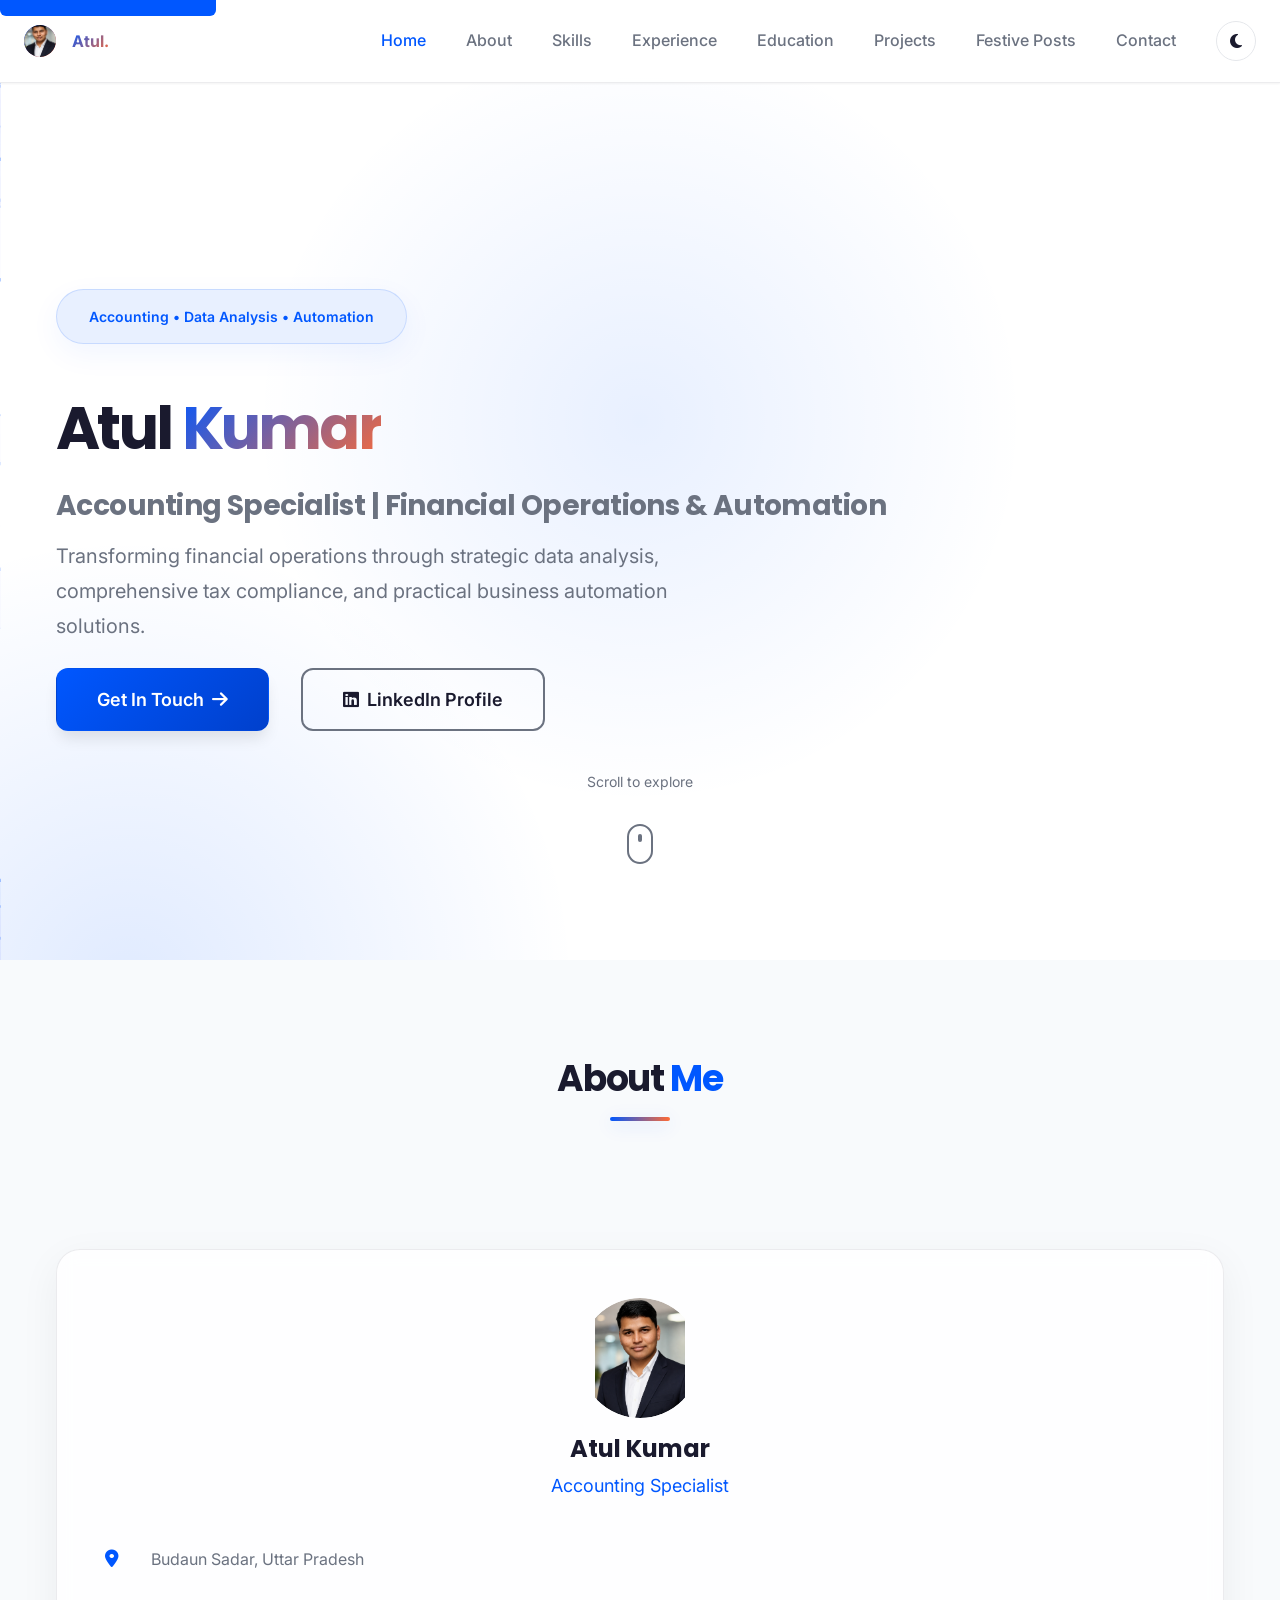
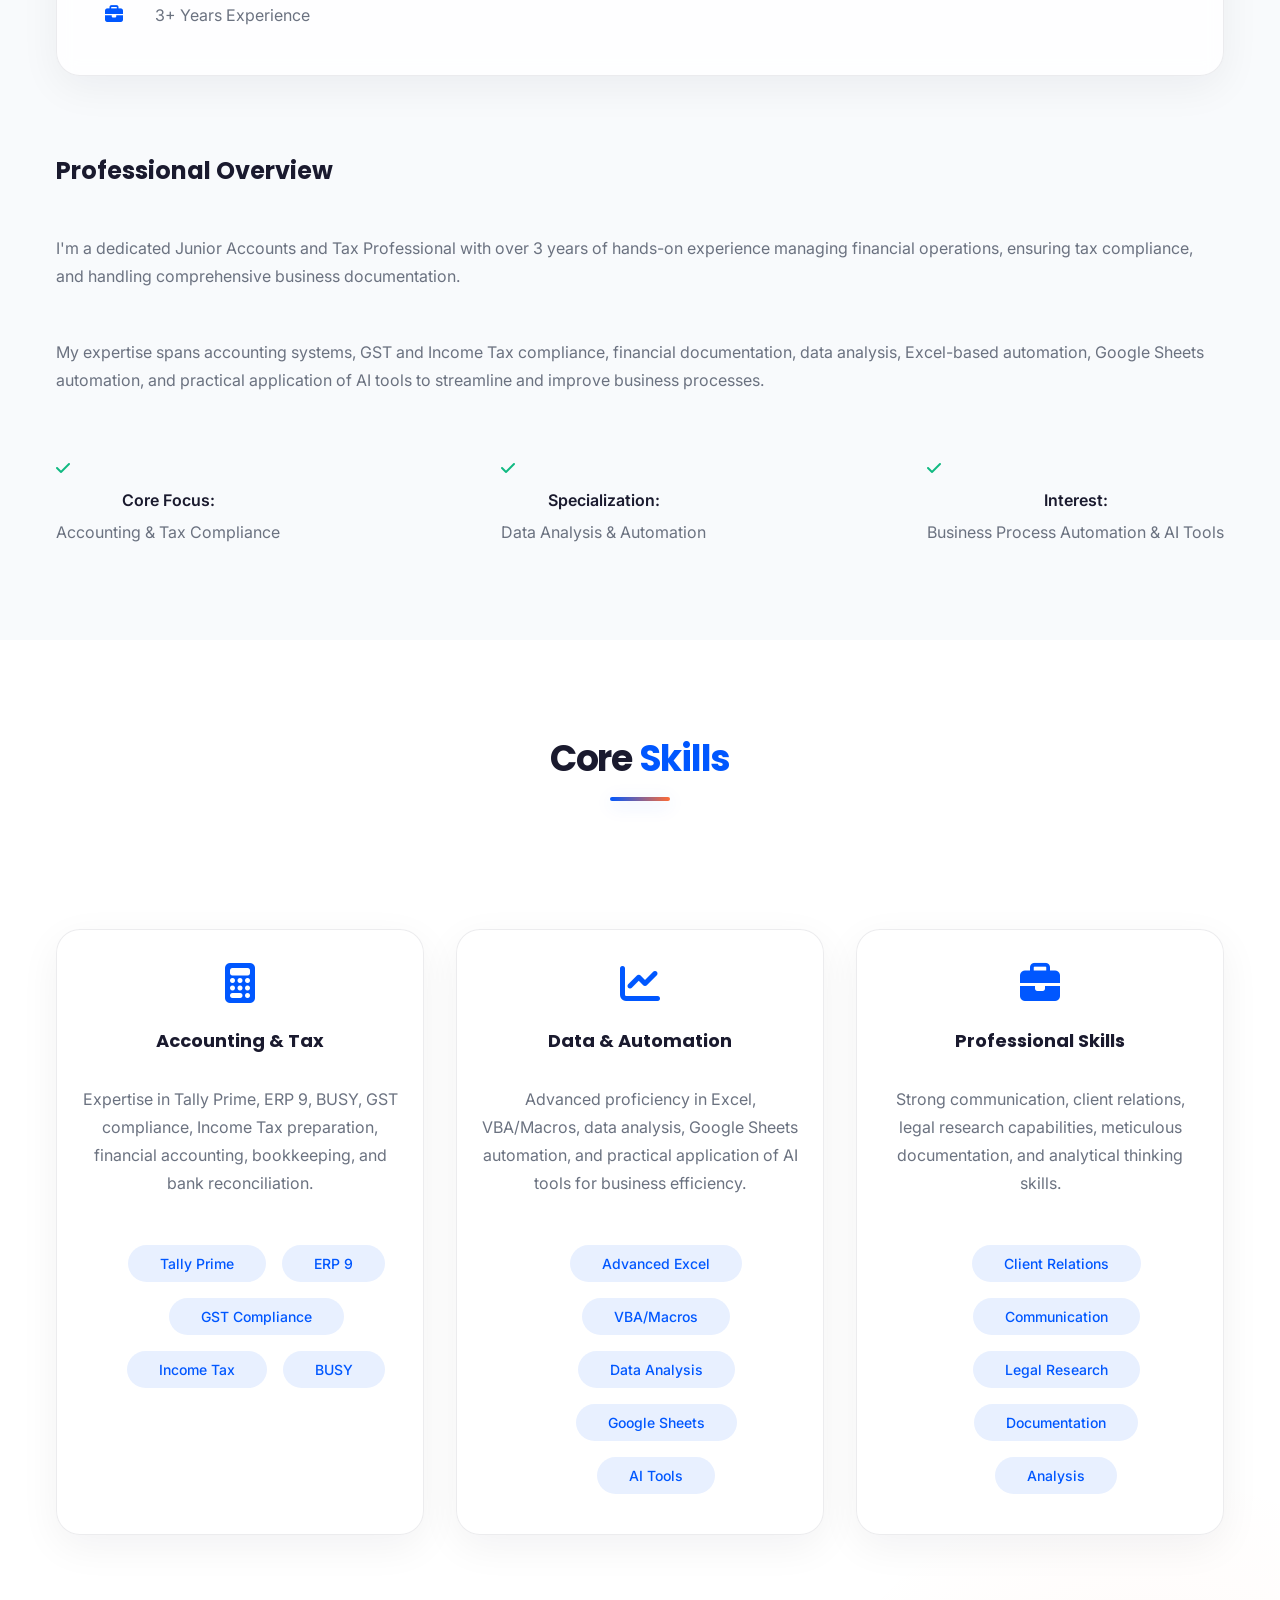
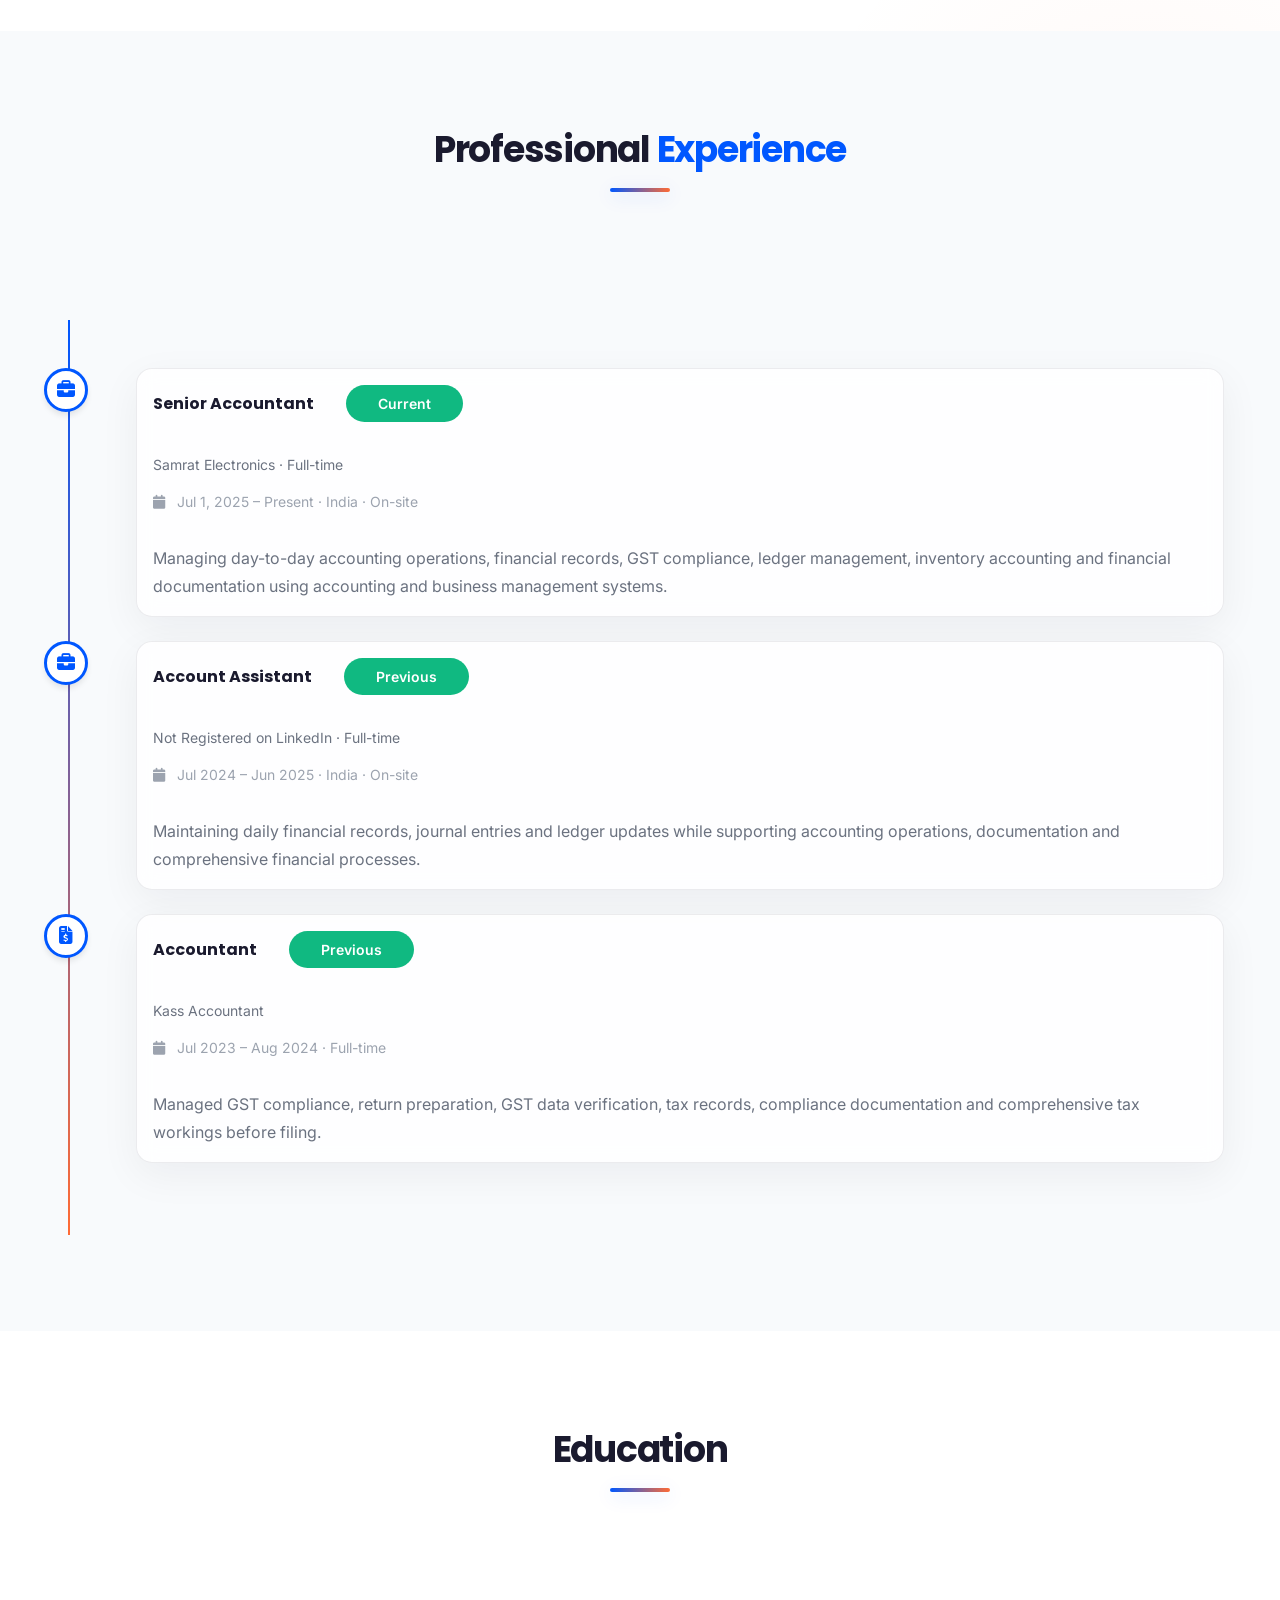
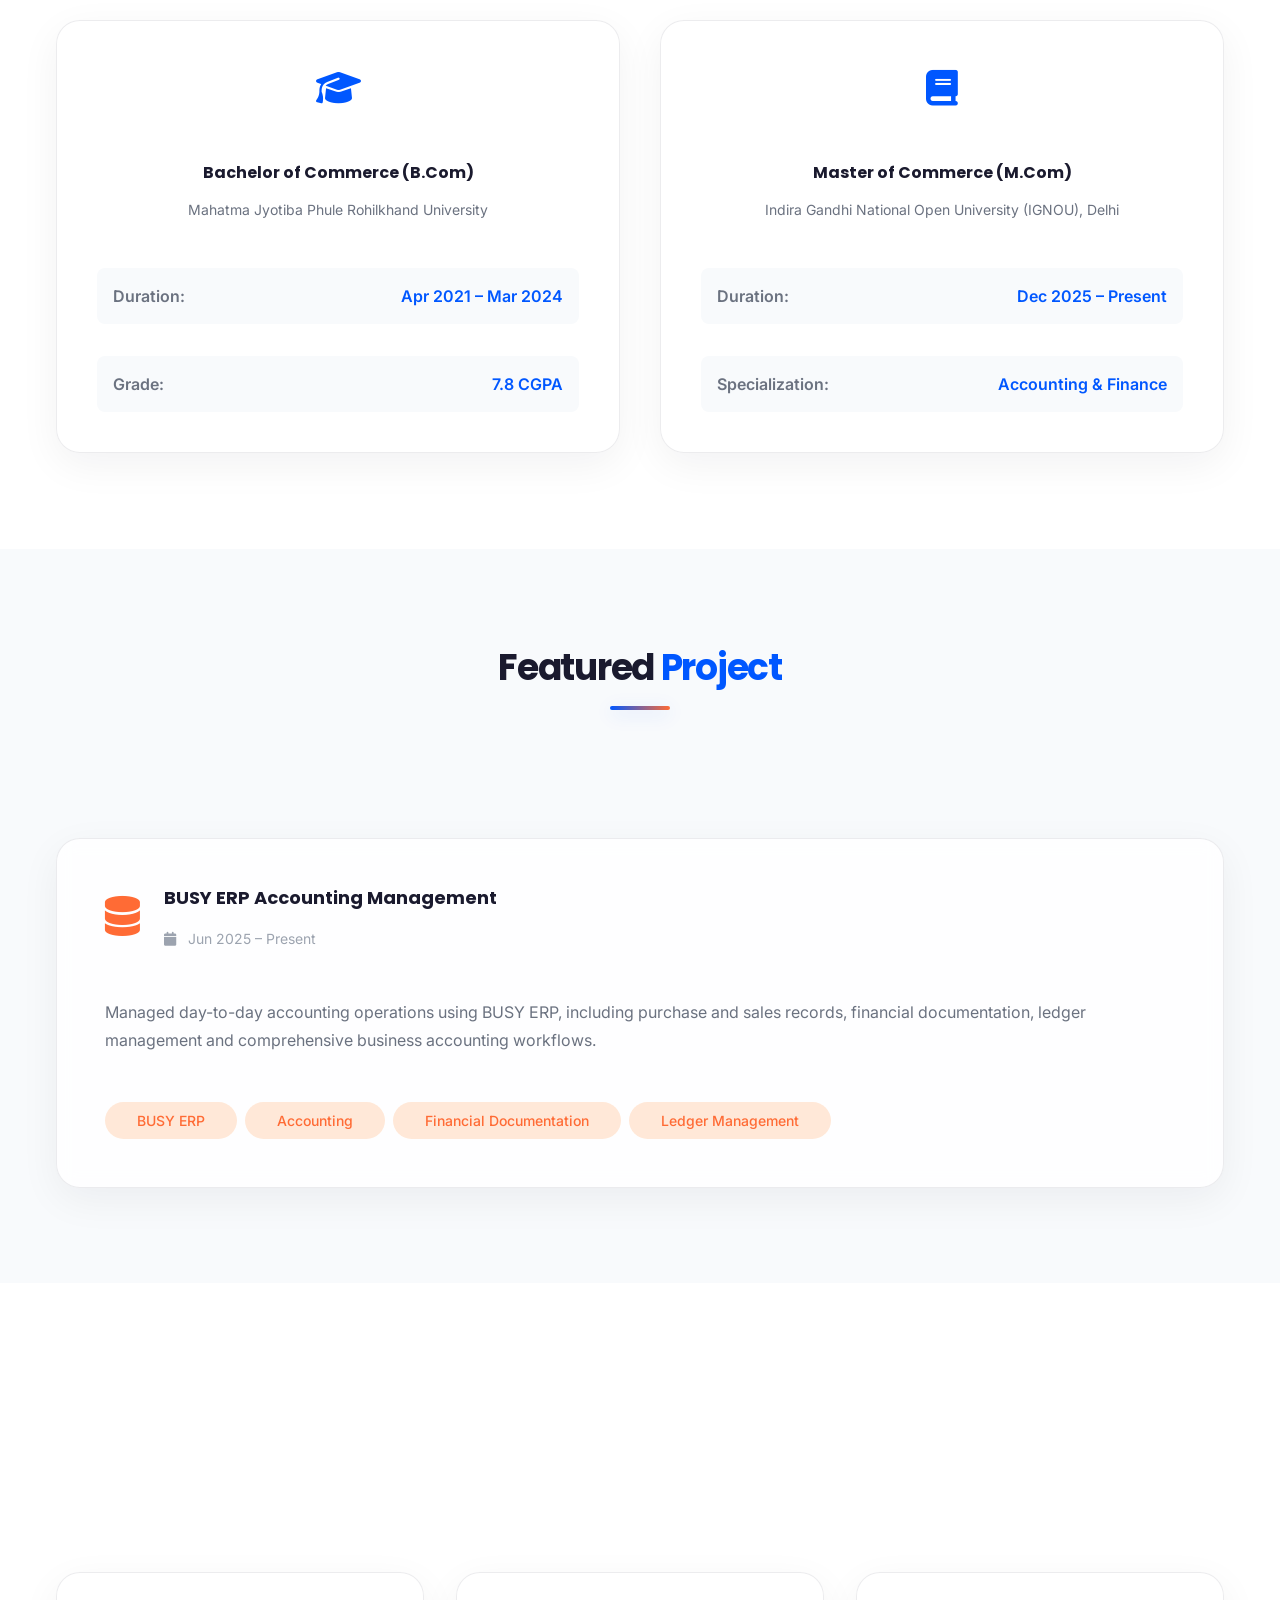
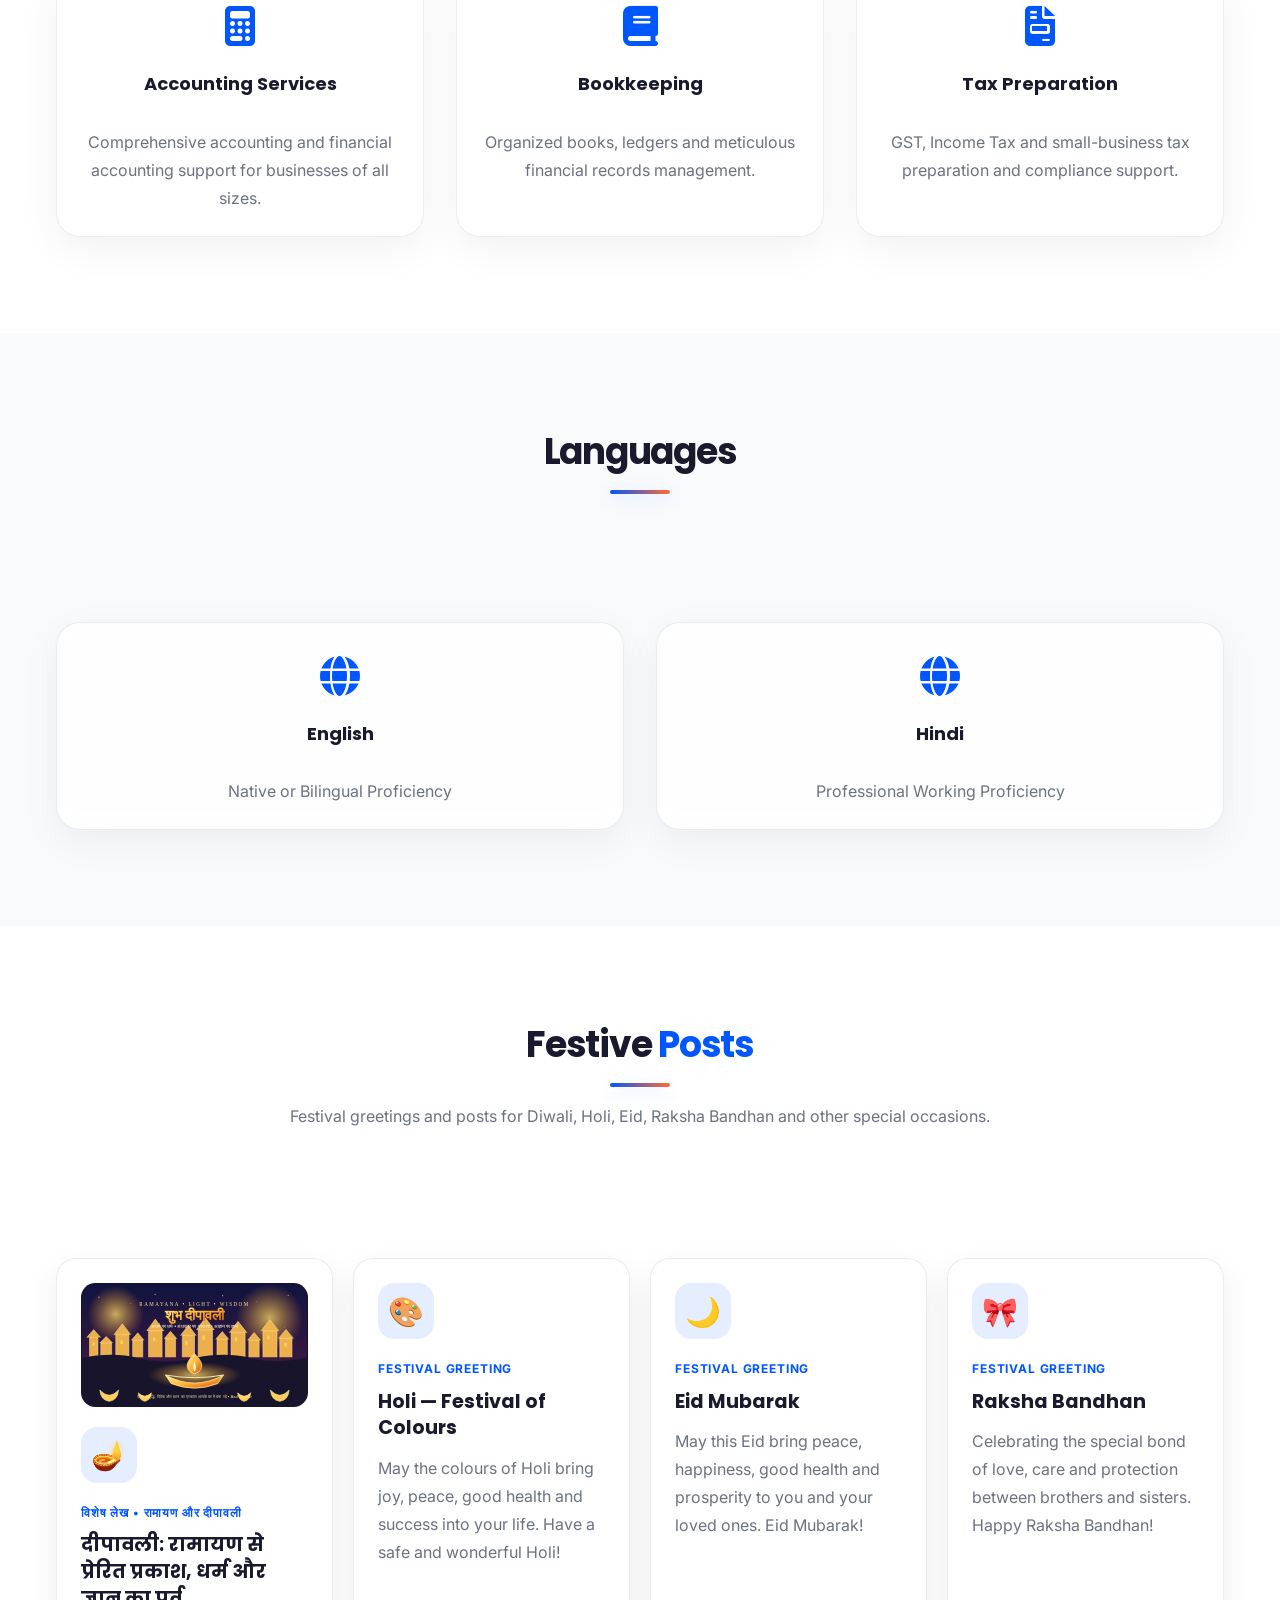
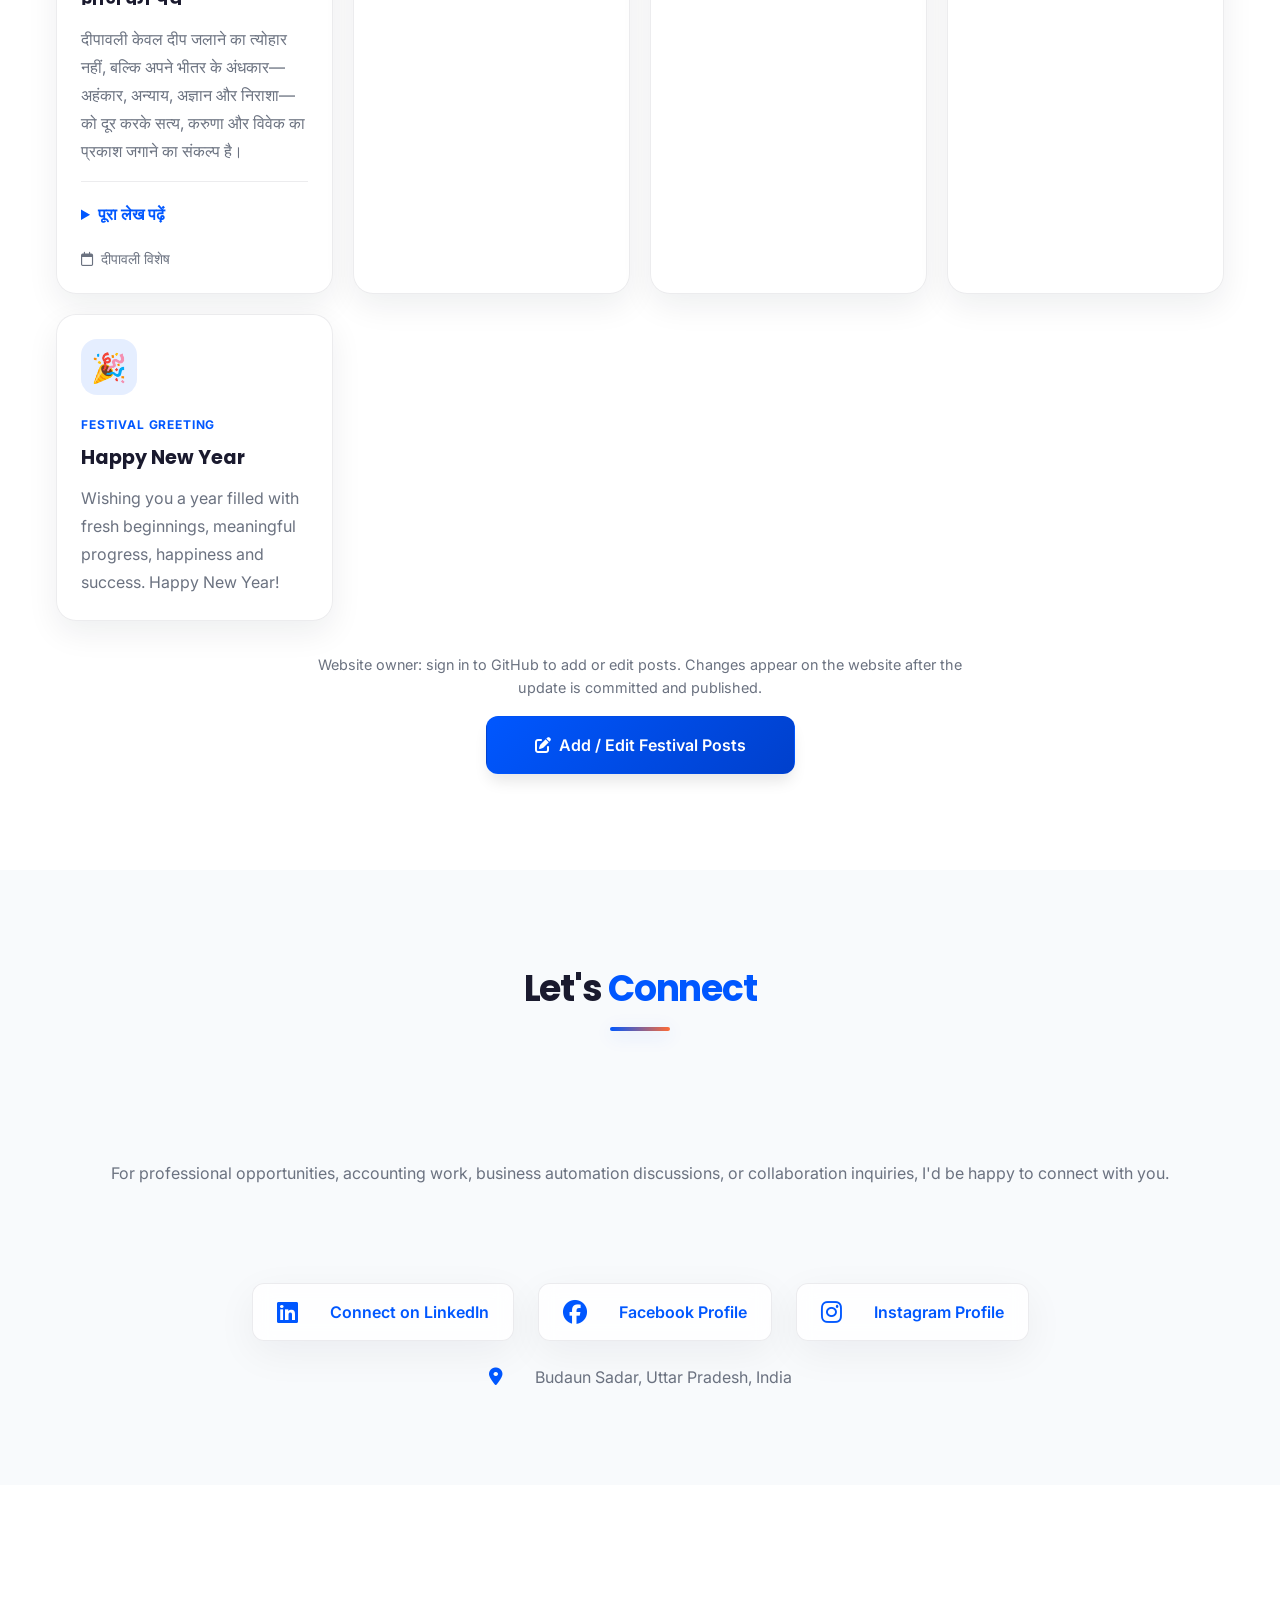
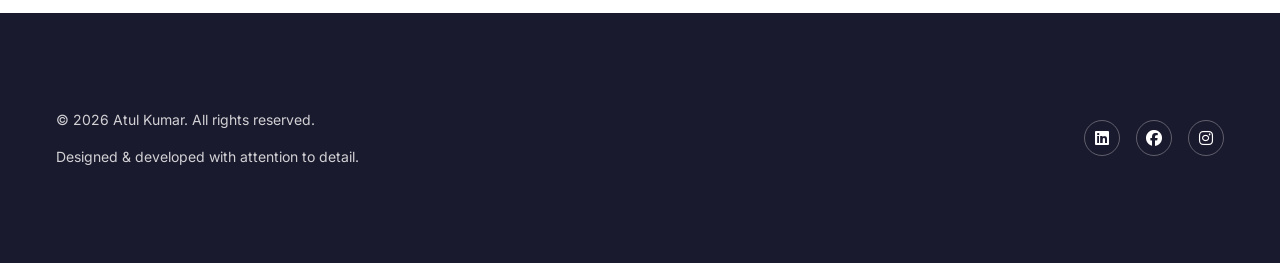
<file: index.html>
<!DOCTYPE html>
<html lang="en-IN" data-theme="light">
<head>
    <meta name="google-site-verification" content="7pNJF7p6ttvJcPgnTsiLkjR6BKchRuk2A_ljD6dsTAA" />
    <meta charset="UTF-8">
    <meta name="viewport" content="width=device-width, initial-scale=1.0">
    <meta name="color-scheme" content="light dark">
    <meta name="referrer" content="strict-origin-when-cross-origin">
    <meta name="theme-color" content="#0057FF">
    
    <!-- SEO & Meta -->
    <title>Atul Kumar | Accounting Specialist | Financial Operations & Automation</title>
    <meta name="description" content="Atul Kumar - Accounting Specialist with 3+ years in financial operations, tax compliance, data analysis, Excel automation, and AI business solutions. Based in Uttar Pradesh, India.">
    <meta name="keywords" content="Atul Kumar, accountant in Budaun, accounting jobs, GST compliance, bookkeeping, bank reconciliation, Excel automation, Google Sheets, financial operations">
    <link rel="canonical" href="https://craj81005-atul.github.io/atul-portfolio/">
    <link rel="icon" href="images/atul-kumar.png.png" type="image/png">
    <meta property="og:url" content="https://craj81005-atul.github.io/atul-portfolio/">
    <meta property="og:image" content="https://craj81005-atul.github.io/atul-portfolio/images/atul-kumar.png.png">
    <meta name="twitter:image" content="https://craj81005-atul.github.io/atul-portfolio/images/atul-kumar.png.png">
    <meta name="author" content="Atul Kumar">
    <meta name="robots" content="index, follow">
    
    <!-- Open Graph / Social Media -->
    <meta property="og:type" content="website">
    <meta property="og:title" content="Atul Kumar | Accounting Specialist">
    <meta property="og:description" content="Accounting Specialist focused on financial operations, tax compliance, data analysis, AI and business automation.">
    <meta property="og:site_name" content="Atul Kumar Portfolio">
    <meta property="og:locale" content="en_IN">
    
    <!-- Twitter -->
    <meta name="twitter:card" content="summary_large_image">
    <meta name="twitter:title" content="Atul Kumar | Accounting Specialist">
    <meta name="twitter:description" content="Accounting Specialist focused on financial operations, tax compliance, data analysis, AI and business automation.">
    
    <!-- Schema.org Structured Data -->
    <script type="application/ld+json">
    {
        "@context": "https://schema.org",
        "@type": "Person",
        "name": "Atul Kumar",
        "jobTitle": "Accounting Specialist",
        "address": {
            "@type": "PostalAddress",
            "addressLocality": "Budaun Sadar",
            "addressRegion": "Uttar Pradesh",
            "postalCode": "243601",
            "addressCountry": "IN"
        },
        "sameAs": [
            "https://www.linkedin.com/in/atul7599"
        ],
        "knowsAbout": [
            "Accounting",
            "Tax Compliance",
            "Financial Operations",
            "Data Analysis",
            "Business Automation",
            "GST Compliance",
            "Excel Automation",
            "Google Sheets"
        ]
    }
    </script>
    
    <!-- Fonts -->
    <link rel="preconnect" href="https://fonts.googleapis.com">
    <link rel="preconnect" href="https://fonts.gstatic.com" crossorigin>
    <link href="https://fonts.googleapis.com/css2?family=Inter:wght@300;400;500;600;700&family=Poppins:wght@400;500;600;700&display=swap" rel="stylesheet">
    
    <!-- External Libraries -->
    <link href="https://cdn.jsdelivr.net/npm/bootstrap@5.3.2/dist/css/bootstrap.min.css" rel="stylesheet">
    <link rel="stylesheet" href="https://cdnjs.cloudflare.com/ajax/libs/font-awesome/6.4.2/css/all.min.css">
    
    <!-- Custom Stylesheets -->
    <link rel="stylesheet" href="css/style.css">
    <link rel="stylesheet" href="css/responsive.css">
    
    <script>
        (() => {
            try {
                const saved = localStorage.getItem('portfolio-theme');
                const systemDark = window.matchMedia('(prefers-color-scheme: dark)').matches;
                document.documentElement.dataset.theme = saved || (systemDark ? 'dark' : 'light');
            } catch (_) {}
        })();
    </script>
</head>
<body>
    <!-- Skip to main content link for accessibility -->
    <a class="skip-link" href="#main-content">Skip to main content</a>
    
    <!-- Scroll Progress Indicator -->
    <div class="scroll-progress" role="progressbar" aria-label="Page scroll progress" aria-valuenow="0" aria-valuemin="0" aria-valuemax="100"></div>
    
    <!-- Navigation -->
    <nav id="navbar" class="navbar navbar-expand-lg fixed-top navbar-custom" aria-label="Main Navigation">
        <div class="container-fluid px-4">
            <a class="navbar-brand" href="#hero" aria-label="Atul Kumar - Back to top">
                <span class="brand-icon">
    <img src="images/atul-kumar.png.png" alt="Atul Kumar">
</span>
                <span class="brand-text">Atul<span class="brand-dot">.</span></span>
            </a>
            
            <button class="navbar-toggler" type="button" data-bs-toggle="collapse" data-bs-target="#navbarNav" aria-controls="navbarNav" aria-expanded="false" aria-label="Toggle navigation">
                <span class="navbar-toggler-icon"></span>
            </button>
            
            <div class="collapse navbar-collapse" id="navbarNav">
                <ul class="navbar-nav ms-auto align-items-center gap-2">
                    <li class="nav-item"><a class="nav-link active" href="#hero" data-section="hero">Home</a></li>
                    <li class="nav-item"><a class="nav-link" href="#about" data-section="about">About</a></li>
                    <li class="nav-item"><a class="nav-link" href="#skills" data-section="skills">Skills</a></li>
                    <li class="nav-item"><a class="nav-link" href="#experience" data-section="experience">Experience</a></li>
                    <li class="nav-item"><a class="nav-link" href="#education" data-section="education">Education</a></li>
                    <li class="nav-item"><a class="nav-link" href="#projects" data-section="projects">Projects</a></li>
                    <li class="nav-item"><a class="nav-link" href="#festive-posts" data-section="festive-posts">Festive Posts</a></li>
                    <li class="nav-item"><a class="nav-link" href="#contact" data-section="contact">Contact</a></li>
                    <li class="nav-item ms-lg-3">
                        <button id="theme-toggle" class="theme-toggle-btn" type="button" aria-label="Toggle Dark Mode" aria-pressed="false">
                            <i class="fas fa-moon"></i>
                            <i class="fas fa-sun"></i>
                        </button>
                    </li>
                </ul>
            </div>
        </div>
    </nav>
    
    <!-- Main Content -->
    <main id="main-content">
        <!-- Hero Section -->
        <header id="hero" class="hero-section">
            <div class="hero-background">
                <canvas id="canvas-background" aria-hidden="true"></canvas>
            </div>
            
            <div class="container position-relative z-index-10">
                <div class="row align-items-center min-vh-100">
                    <div class="col-lg-10" data-reveal>
                        <div class="hero-content">
                            <div class="hero-badge mb-4">
                                <span>Accounting • Data Analysis • Automation</span>
                            </div>
                            
                            <h1 class="hero-title">
                                Atul <span class="accent">Kumar</span>
                            </h1>
                            
                            <h2 class="hero-subtitle">
                                Accounting Specialist | Financial Operations & Automation
                            </h2>
                            
                            <p class="hero-description">
                                Transforming financial operations through strategic data analysis, 
                                comprehensive tax compliance, and practical business automation solutions.
                            </p>
                            
                            <div class="hero-cta-group">
                                <a href="#contact" class="btn btn-primary btn-lg">
                                    <span>Get In Touch</span>
                                    <i class="fas fa-arrow-right ms-2"></i>
                                </a>
                                <a href="https://www.linkedin.com/in/atul7599" target="_blank" rel="noopener noreferrer" class="btn btn-outline-secondary btn-lg">
                                    <i class="fab fa-linkedin me-2"></i>
                                    <span>LinkedIn Profile</span>
                                </a>
                            </div>
                        </div>
                    </div>
                </div>
            </div>
            
            <div class="hero-scroll-indicator" aria-hidden="true">
                <span>Scroll to explore</span>
                <div class="scroll-mouse">
                    <div class="scroll-wheel"></div>
                </div>
            </div>
        </header>
        
        <!-- About Section -->
        <section id="about" class="section-about">
            <div class="container">
                <div class="section-header" data-reveal>
                    <h2 class="section-title">About <span class="accent">Me</span></h2>
                    <div class="section-divider"></div>
                </div>
                
                <div class="row align-items-center gap-5">
                    <div class="col-lg-5" data-reveal>
                        <div class="about-card glass-effect">
                            <div class="about-avatar">
                                <img src="images/atul-kumar.png.png" alt="Atul Kumar - Profile Photo" class="about-profile-image">
                            </div>
                            <h3 class="about-name">Atul Kumar</h3>
                            <p class="about-title">Accounting Specialist</p>
                            <div class="about-meta">
                                <div class="meta-item">
                                    <i class="fas fa-map-marker-alt"></i>
                                    <span>Budaun Sadar, Uttar Pradesh</span>
                                </div>
                                <div class="meta-item">
                                    <i class="fas fa-briefcase"></i>
                                    <span>3+ Years Experience</span>
                                </div>
                            </div>
                        </div>
                    </div>
                    
                    <div class="col-lg-7" data-reveal>
                        <div class="about-content">
                            <h3 class="about-section-title">Professional Overview</h3>
                            <p class="about-text">
                                I'm a dedicated Junior Accounts and Tax Professional with over 3 years of hands-on experience 
                                managing financial operations, ensuring tax compliance, and handling comprehensive business documentation.
                            </p>
                            <p class="about-text">
                                My expertise spans accounting systems, GST and Income Tax compliance, financial documentation, 
                                data analysis, Excel-based automation, Google Sheets automation, and practical application of AI tools 
                                to streamline and improve business processes.
                            </p>
                            
                            <div class="about-highlights">
                                <div class="highlight-item">
                                    <i class="fas fa-check"></i>
                                    <div>
                                        <strong>Core Focus:</strong>
                                        <span>Accounting & Tax Compliance</span>
                                    </div>
                                </div>
                                <div class="highlight-item">
                                    <i class="fas fa-check"></i>
                                    <div>
                                        <strong>Specialization:</strong>
                                        <span>Data Analysis & Automation</span>
                                    </div>
                                </div>
                                <div class="highlight-item">
                                    <i class="fas fa-check"></i>
                                    <div>
                                        <strong>Interest:</strong>
                                        <span>Business Process Automation & AI Tools</span>
                                    </div>
                                </div>
                            </div>
                        </div>
                    </div>
                </div>
            </div>
        </section>
        
        <!-- Skills Section -->
        <section id="skills" class="section-skills">
            <div class="container">
                <div class="section-header" data-reveal>
                    <h2 class="section-title">Core <span class="accent">Skills</span></h2>
                    <div class="section-divider"></div>
                </div>
                
                <div class="skills-grid">
                    <!-- Accounting & Tax -->
                    <div class="skill-card glass-effect" data-reveal>
                        <div class="skill-icon">
                            <i class="fas fa-calculator"></i>
                        </div>
                        <h3 class="skill-title">Accounting & Tax</h3>
                        <p class="skill-description">
                            Expertise in Tally Prime, ERP 9, BUSY, GST compliance, Income Tax preparation, 
                            financial accounting, bookkeeping, and bank reconciliation.
                        </p>
                        <ul class="skill-list">
                            <li><span class="skill-tag">Tally Prime</span></li>
                            <li><span class="skill-tag">ERP 9</span></li>
                            <li><span class="skill-tag">GST Compliance</span></li>
                            <li><span class="skill-tag">Income Tax</span></li>
                            <li><span class="skill-tag">BUSY</span></li>
                        </ul>
                    </div>
                    
                    <!-- Data & Automation -->
                    <div class="skill-card glass-effect" data-reveal>
                        <div class="skill-icon">
                            <i class="fas fa-chart-line"></i>
                        </div>
                        <h3 class="skill-title">Data & Automation</h3>
                        <p class="skill-description">
                            Advanced proficiency in Excel, VBA/Macros, data analysis, Google Sheets automation, 
                            and practical application of AI tools for business efficiency.
                        </p>
                        <ul class="skill-list">
                            <li><span class="skill-tag">Advanced Excel</span></li>
                            <li><span class="skill-tag">VBA/Macros</span></li>
                            <li><span class="skill-tag">Data Analysis</span></li>
                            <li><span class="skill-tag">Google Sheets</span></li>
                            <li><span class="skill-tag">AI Tools</span></li>
                        </ul>
                    </div>
                    
                    <!-- Professional Skills -->
                    <div class="skill-card glass-effect" data-reveal>
                        <div class="skill-icon">
                            <i class="fas fa-briefcase"></i>
                        </div>
                        <h3 class="skill-title">Professional Skills</h3>
                        <p class="skill-description">
                            Strong communication, client relations, legal research capabilities, meticulous documentation, 
                            and analytical thinking skills.
                        </p>
                        <ul class="skill-list">
                            <li><span class="skill-tag">Client Relations</span></li>
                            <li><span class="skill-tag">Communication</span></li>
                            <li><span class="skill-tag">Legal Research</span></li>
                            <li><span class="skill-tag">Documentation</span></li>
                            <li><span class="skill-tag">Analysis</span></li>
                        </ul>
                    </div>
                </div>
            </div>
        </section>
        
        <!-- Experience Section -->
        <section id="experience" class="section-experience">
            <div class="container">
                <div class="section-header" data-reveal>
                    <h2 class="section-title">Professional <span class="accent">Experience</span></h2>
                    <div class="section-divider"></div>
                </div>
                
                <div class="timeline">
                    <!-- Experience Item 1 -->
                    <div class="timeline-item" data-reveal>
                        <div class="timeline-marker">
                            <i class="fas fa-briefcase"></i>
                        </div>
                        <div class="timeline-content glass-effect">
                            <div class="timeline-header">
                                <h3 class="timeline-title">Senior Accountant</h3>
                                <span class="timeline-badge">Current</span>
                            </div>
                            <p class="timeline-company">Samrat Electronics · Full-time</p>
                            <p class="timeline-date">
                                <i class="fas fa-calendar"></i>
                                Jul 1, 2025 – Present · India · On-site
                            </p>
                            <p class="timeline-description">
                                Managing day-to-day accounting operations, financial records, GST compliance, ledger management,
                                inventory accounting and financial documentation using accounting and business management systems.
                            </p>
                        </div>
                    </div>
                    
                    <!-- Experience Item 2 -->
                    <div class="timeline-item" data-reveal>
                        <div class="timeline-marker">
                            <i class="fas fa-briefcase"></i>
                        </div>
                        <div class="timeline-content glass-effect">
                            <div class="timeline-header">
                                <h3 class="timeline-title">Account Assistant</h3>
                                <span class="timeline-badge">Previous</span>
                            </div>
                            <p class="timeline-company">Not Registered on LinkedIn · Full-time</p>
                            <p class="timeline-date">
                                <i class="fas fa-calendar"></i>
                                Jul 2024 – Jun 2025 · India · On-site
                            </p>
                            <p class="timeline-description">
                                Maintaining daily financial records, journal entries and ledger updates while supporting 
                                accounting operations, documentation and comprehensive financial processes.
                            </p>
                        </div>
                    </div>
                    
                    <!-- Experience Item 2 -->
                    <div class="timeline-item" data-reveal>
                        <div class="timeline-marker">
                            <i class="fas fa-file-invoice-dollar"></i>
                        </div>
                        <div class="timeline-content glass-effect">
                            <div class="timeline-header">
                                <h3 class="timeline-title">Accountant</h3>
                                <span class="timeline-badge">Previous</span>
                            </div>
                            <p class="timeline-company">Kass Accountant</p>
                            <p class="timeline-date">
                                <i class="fas fa-calendar"></i>
                                Jul 2023 – Aug 2024 · Full-time
                            </p>
                            <p class="timeline-description">
                                Managed GST compliance, return preparation, GST data verification, tax records, 
                                compliance documentation and comprehensive tax workings before filing.
                            </p>
                        </div>
                    </div>
                </div>
            </div>
        </section>
        
        <!-- Education Section -->
        <section id="education" class="section-education">
            <div class="container">
                <div class="section-header" data-reveal>
                    <h2 class="section-title">Education</h2>
                    <div class="section-divider"></div>
                </div>
                
                <div class="education-grid">
                    <!-- B.Com -->
                    <div class="education-card glass-effect" data-reveal>
                        <div class="education-icon">
                            <i class="fas fa-graduation-cap"></i>
                        </div>
                        <h3 class="education-degree">Bachelor of Commerce (B.Com)</h3>
                        <p class="education-university">Mahatma Jyotiba Phule Rohilkhand University</p>
                        <div class="education-details">
                            <div class="detail-item">
                                <span class="detail-label">Duration:</span>
                                <span class="detail-value">Apr 2021 – Mar 2024</span>
                            </div>
                            <div class="detail-item">
                                <span class="detail-label">Grade:</span>
                                <span class="detail-value">7.8 CGPA</span>
                            </div>
                        </div>
                    </div>
                    
                    <!-- M.Com -->
                    <div class="education-card glass-effect" data-reveal>
                        <div class="education-icon">
                            <i class="fas fa-book"></i>
                        </div>
                        <h3 class="education-degree">Master of Commerce (M.Com)</h3>
                        <p class="education-university">Indira Gandhi National Open University (IGNOU), Delhi</p>
                        <div class="education-details">
                            <div class="detail-item">
                                <span class="detail-label">Duration:</span>
                                <span class="detail-value">Dec 2025 – Present</span>
                            </div>
                            <div class="detail-item">
                                <span class="detail-label">Specialization:</span>
                                <span class="detail-value">Accounting & Finance</span>
                            </div>
                        </div>
                    </div>
                </div>
            </div>
        </section>
        
        <!-- Projects Section -->
        <section id="projects" class="section-projects">
            <div class="container">
                <div class="section-header" data-reveal>
                    <h2 class="section-title">Featured <span class="accent">Project</span></h2>
                    <div class="section-divider"></div>
                </div>
                
                <div class="row justify-content-center">
                    <div class="col-lg-10" data-reveal>
                        <div class="project-showcase glass-effect">
                            <div class="project-header">
                                <div class="project-icon">
                                    <i class="fas fa-database"></i>
                                </div>
                                <div class="project-title-section">
                                    <h3 class="project-title">BUSY ERP Accounting Management</h3>
                                    <span class="project-date">
                                        <i class="fas fa-calendar"></i>
                                        Jun 2025 – Present
                                    </span>
                                </div>
                            </div>
                            <p class="project-description">
                                Managed day-to-day accounting operations using BUSY ERP, including purchase and sales records, 
                                financial documentation, ledger management and comprehensive business accounting workflows.
                            </p>
                            <div class="project-tags">
                                <span class="tag">BUSY ERP</span>
                                <span class="tag">Accounting</span>
                                <span class="tag">Financial Documentation</span>
                                <span class="tag">Ledger Management</span>
                            </div>
                        </div>
                    </div>
                </div>
            </div>
        </section>
        
        <!-- Services Section -->
        <section id="services" class="section-services">
            <div class="container">
                <div class="section-header" data-reveal>
                    <h2 class="section-title">Professional <span class="accent">Services</span></h2>
                    <div class="section-divider"></div>
                </div>
                
                <div class="services-grid">
                    <div class="service-card glass-effect" data-reveal>
                        <div class="service-icon">
                            <i class="fas fa-calculator"></i>
                        </div>
                        <h3 class="service-title">Accounting Services</h3>
                        <p class="service-description">
                            Comprehensive accounting and financial accounting support for businesses of all sizes.
                        </p>
                    </div>
                    
                    <div class="service-card glass-effect" data-reveal>
                        <div class="service-icon">
                            <i class="fas fa-book"></i>
                        </div>
                        <h3 class="service-title">Bookkeeping</h3>
                        <p class="service-description">
                            Organized books, ledgers and meticulous financial records management.
                        </p>
                    </div>
                    
                    <div class="service-card glass-effect" data-reveal>
                        <div class="service-icon">
                            <i class="fas fa-file-invoice"></i>
                        </div>
                        <h3 class="service-title">Tax Preparation</h3>
                        <p class="service-description">
                            GST, Income Tax and small-business tax preparation and compliance support.
                        </p>
                    </div>
                </div>
            </div>
        </section>
        
        <!-- Languages Section -->
        <section id="languages" class="section-languages">
            <div class="container">
                <div class="section-header" data-reveal>
                    <h2 class="section-title">Languages</h2>
                    <div class="section-divider"></div>
                </div>
                
                <div class="languages-grid">
                    <div class="language-card glass-effect" data-reveal>
                        <div class="language-icon">
                            <i class="fas fa-globe"></i>
                        </div>
                        <h3 class="language-name">English</h3>
                        <p class="language-level">Native or Bilingual Proficiency</p>
                    </div>
                    
                    <div class="language-card glass-effect" data-reveal>
                        <div class="language-icon">
                            <i class="fas fa-globe"></i>
                        </div>
                        <h3 class="language-name">Hindi</h3>
                        <p class="language-level">Professional Working Proficiency</p>
                    </div>
                </div>
            </div>
        </section>
        
        <!-- Festive Posts Section -->
        <section id="festive-posts" class="section-festive-posts">
            <div class="container">
                <div class="section-header" data-reveal>
                    <h2 class="section-title">Festive <span class="accent">Posts</span></h2>
                    <div class="section-divider"></div>
                    <p class="festive-intro">Festival greetings and posts for Diwali, Holi, Eid, Raksha Bandhan and other special occasions.</p>
                </div>

                <div id="festive-posts-grid" class="festive-posts-grid" aria-live="polite">
                    <p class="festive-loading">Loading festival posts…</p>
                </div>

                <div class="festive-manage-wrap">
                    <p class="festive-manage-note">Website owner: sign in to GitHub to add or edit posts. Changes appear on the website after the update is committed and published.</p>
                    <a class="btn btn-primary" href="https://github.com/craj81005-atul/atul-portfolio/edit/main/newposts.json" target="_blank" rel="noopener noreferrer">
                        <i class="fas fa-pen-to-square me-2"></i>Add / Edit Festival Posts
                    </a>
                </div>
            </div>
        </section>

        <!-- Contact Section -->
        <section id="contact" class="section-contact">
            <div class="container">
                <div class="section-header" data-reveal>
                    <h2 class="section-title">Let's <span class="accent">Connect</span></h2>
                    <div class="section-divider"></div>
                </div>
                
                <div class="row justify-content-center">
                    <div class="col-lg-8" data-reveal>
                        <div class="contact-content">
                            <p class="contact-description">
                                For professional opportunities, accounting work, business automation discussions, 
                                or collaboration inquiries, I'd be happy to connect with you.
                            </p>
                            
                            <div class="contact-links">
                                <a href="https://www.linkedin.com/in/atul7599" target="_blank" rel="noopener noreferrer" class="contact-button glass-effect">
                                    <i class="fab fa-linkedin"></i>
                                    <span>Connect on LinkedIn</span>
                                </a>
                                <a href="https://www.facebook.com/share/1XkPC9wKbm/" target="_blank" rel="noopener noreferrer" class="contact-button glass-effect">
                                    <i class="fab fa-facebook"></i>
                                    <span>Facebook Profile</span>
                                </a>
                                <a href="https://www.instagram.com/atulc_insta?stkn=ajZ4NmcxdXVlZzRr" target="_blank" rel="noopener noreferrer" class="contact-button glass-effect">
                                    <i class="fab fa-instagram"></i>
                                    <span>Instagram Profile</span>
                                </a>
                            </div>
                            
                            <div class="contact-info">
                                <div class="info-item">
                                    <i class="fas fa-map-marker-alt"></i>
                                    <span>Budaun Sadar, Uttar Pradesh, India</span>
                                </div>
                            </div>
                        </div>
                    </div>
                </div>
            </div>
        </section>
    </main>
    
    <!-- Footer -->
    <footer class="footer">
        <div class="container">
            <div class="footer-content">
                <div class="footer-text">
                    <p class="footer-copyright">
                        &copy; <span id="current-year"></span> Atul Kumar. All rights reserved.
                    </p>
                    <p class="footer-credit">
                        Designed & developed with attention to detail.
                    </p>
                </div>
                <div class="footer-social">
                    <a href="https://www.linkedin.com/in/atul7599" target="_blank" rel="noopener noreferrer" aria-label="LinkedIn" class="social-link">
                        <i class="fab fa-linkedin"></i>
                    </a>
                    <a href="https://www.facebook.com/share/1XkPC9wKbm/" target="_blank" rel="noopener noreferrer" aria-label="Facebook" class="social-link">
                        <i class="fab fa-facebook"></i>
                    </a>
                    <a href="https://www.instagram.com/atulc_insta?stkn=ajZ4NmcxdXVlZzRr" target="_blank" rel="noopener noreferrer" aria-label="Instagram" class="social-link">
                        <i class="fab fa-instagram"></i>
                    </a>
                </div>
            </div>
        </div>
    </footer>
    
    <!-- Back to Top Button -->
    <button id="back-to-top" class="back-to-top" type="button" aria-label="Back to Top" title="Back to Top">
        <i class="fas fa-arrow-up"></i>
    </button>
    
    <!-- Scripts -->
    <script src="https://cdn.jsdelivr.net/npm/bootstrap@5.3.2/dist/js/bootstrap.bundle.min.js" defer></script>
    <script src="js/posts.js" defer></script>
    <script src="js/script.js" defer></script>
</body>
</html>
</file>
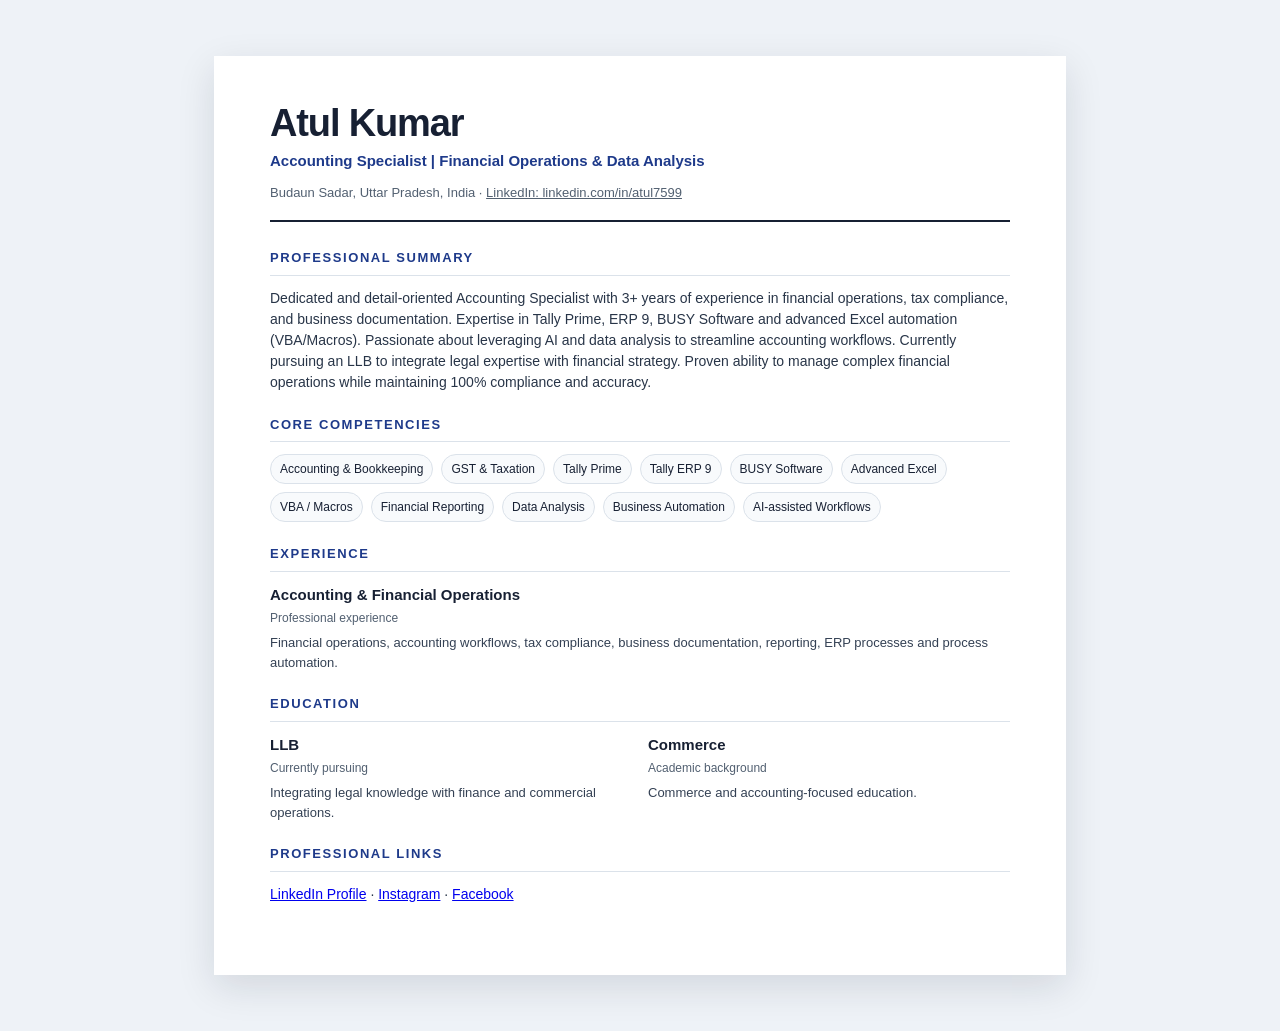
<file: resume-secure.html>
<!doctype html>
<html lang="en">
<head>
<meta charset="utf-8">
<meta name="viewport" content="width=device-width,initial-scale=1">
<meta name="robots" content="index,follow">
<meta name="author" content="Atul Kumar">
<title>Atul Kumar | Resume</title>
<style>
:root{--ink:#172033;--muted:#526071;--line:#dbe2ea;--accent:#1e3a8a;--paper:#fff;--bg:#eef2f7}
*{box-sizing:border-box}body{margin:0;background:var(--bg);color:var(--ink);font-family:Inter,Arial,sans-serif;line-height:1.5}.wrap{max-width:900px;margin:32px auto;padding:24px}.resume{background:var(--paper);padding:48px 56px;box-shadow:0 12px 36px rgba(15,23,42,.12)}header{border-bottom:2px solid var(--ink);padding-bottom:18px;margin-bottom:26px}h1{font-size:38px;line-height:1;margin:0 0 8px;letter-spacing:-.03em}h2{font-size:15px;color:var(--accent);margin:0;font-weight:700} .meta{margin-top:10px;color:var(--muted);font-size:13px}.meta a{color:inherit}.section{margin:22px 0}.section-title{font-size:13px;letter-spacing:.12em;color:var(--accent);font-weight:800;border-bottom:1px solid var(--line);padding-bottom:7px;margin-bottom:12px}.text{font-size:14px;margin:0;color:#283548}.grid{display:grid;grid-template-columns:1fr 1fr;gap:16px}.item h3{font-size:15px;margin:0 0 3px}.item .sub{font-size:12px;color:var(--muted);margin-bottom:6px}.item p{font-size:13px;color:#344154;margin:0}.skills{display:flex;flex-wrap:wrap;gap:8px}.tag{font-size:12px;border:1px solid var(--line);border-radius:999px;padding:5px 9px;background:#f8fafc}@media print{body{background:#fff}.wrap{margin:0;padding:0}.resume{box-shadow:none;padding:28px 34px}a{color:inherit;text-decoration:none}}@media(max-width:700px){.wrap{margin:0;padding:10px}.resume{padding:28px 22px}h1{font-size:30px}.grid{grid-template-columns:1fr}}
</style>
</head>
<body>
<div class="wrap"><main class="resume">
<header>
<h1>Atul Kumar</h1>
<h2>Accounting Specialist | Financial Operations &amp; Data Analysis</h2>
<div class="meta">Budaun Sadar, Uttar Pradesh, India · <a href="https://www.linkedin.com/in/atul7599" target="_blank" rel="noopener noreferrer">LinkedIn: linkedin.com/in/atul7599</a></div>
</header>
<section class="section"><div class="section-title">PROFESSIONAL SUMMARY</div><p class="text">Dedicated and detail-oriented Accounting Specialist with 3+ years of experience in financial operations, tax compliance, and business documentation. Expertise in Tally Prime, ERP 9, BUSY Software and advanced Excel automation (VBA/Macros). Passionate about leveraging AI and data analysis to streamline accounting workflows. Currently pursuing an LLB to integrate legal expertise with financial strategy. Proven ability to manage complex financial operations while maintaining 100% compliance and accuracy.</p></section>
<section class="section"><div class="section-title">CORE COMPETENCIES</div><div class="skills"><span class="tag">Accounting &amp; Bookkeeping</span><span class="tag">GST &amp; Taxation</span><span class="tag">Tally Prime</span><span class="tag">Tally ERP 9</span><span class="tag">BUSY Software</span><span class="tag">Advanced Excel</span><span class="tag">VBA / Macros</span><span class="tag">Financial Reporting</span><span class="tag">Data Analysis</span><span class="tag">Business Automation</span><span class="tag">AI-assisted Workflows</span></div></section>
<section class="section"><div class="section-title">EXPERIENCE</div><div class="item"><h3>Accounting &amp; Financial Operations</h3><div class="sub">Professional experience</div><p>Financial operations, accounting workflows, tax compliance, business documentation, reporting, ERP processes and process automation.</p></div></section>
<section class="section"><div class="section-title">EDUCATION</div><div class="grid"><div class="item"><h3>LLB</h3><div class="sub">Currently pursuing</div><p>Integrating legal knowledge with finance and commercial operations.</p></div><div class="item"><h3>Commerce</h3><div class="sub">Academic background</div><p>Commerce and accounting-focused education.</p></div></div></section>
<section class="section"><div class="section-title">PROFESSIONAL LINKS</div><p class="text"><a href="https://www.linkedin.com/in/atul7599" target="_blank" rel="noopener noreferrer">LinkedIn Profile</a> · <a href="https://www.instagram.com/Atulc_Insta/" target="_blank" rel="noopener noreferrer">Instagram</a> · <a href="https://www.facebook.com/theatulchaudhry" target="_blank" rel="noopener noreferrer">Facebook</a></p></section>
</main></div>
</body></html>
</file>
<file: css/style.css>
/* ============================================
   ATUL KUMAR PORTFOLIO - MAIN STYLESHEET
   Modern 2026 Design System
   ============================================ */

/* ============================================
   1. CSS VARIABLES & DESIGN TOKENS
   ============================================ */

:root {
    /* Colors - Light Mode */
    --color-primary: #0057FF;
    --color-primary-light: #E8F0FF;
    --color-primary-dark: #0040CC;
    
    --color-secondary: #1a1a2e;
    --color-secondary-light: #16213e;
    
    --color-accent: #FF6B35;
    --color-accent-light: #FFE8D8;
    
    --color-success: #10B981;
    --color-warning: #F59E0B;
    --color-danger: #EF4444;
    
    --color-bg-light: #FFFFFF;
    --color-bg-secondary: #F8FAFC;
    --color-text-dark: #1a1a2e;
    --color-text-secondary: #6B7280;
    --color-text-tertiary: #9CA3AF;
    
    --color-border-light: #E5E7EB;
    --color-border-medium: #D1D5DB;
    
    --color-glass-light: rgba(255, 255, 255, 0.7);
    --color-glass-dark: rgba(26, 26, 46, 0.05);
    
    /* Typography */
    --font-family-primary: 'Inter', -apple-system, BlinkMacSystemFont, 'Segoe UI', sans-serif;
    --font-family-display: 'Poppins', sans-serif;
    
    --font-size-base: 1rem;
    --font-size-sm: 0.875rem;
    --font-size-lg: 1.125rem;
    --font-size-xl: 1.25rem;
    --font-size-2xl: 1.5rem;
    --font-size-3xl: 1.875rem;
    --font-size-4xl: 2.25rem;
    --font-size-5xl: 3rem;
    
    --font-weight-light: 300;
    --font-weight-regular: 400;
    --font-weight-medium: 500;
    --font-weight-semibold: 600;
    --font-weight-bold: 700;
    
    --line-height-tight: 1.25;
    --line-height-normal: 1.5;
    --line-height-relaxed: 1.75;
    
    /* Spacing */
    --spacing-unit: 0.5rem;
    --spacing-xs: calc(var(--spacing-unit) * 1);
    --spacing-sm: calc(var(--spacing-unit) * 2);
    --spacing-md: calc(var(--spacing-unit) * 4);
    --spacing-lg: calc(var(--spacing-unit) * 6);
    --spacing-xl: calc(var(--spacing-unit) * 8);
    --spacing-2xl: calc(var(--spacing-unit) * 12);
    --spacing-3xl: calc(var(--spacing-unit) * 16);
    
    /* Shadows */
    --shadow-sm: 0 1px 2px 0 rgba(0, 0, 0, 0.05);
    --shadow-md: 0 4px 6px -1px rgba(0, 0, 0, 0.1);
    --shadow-lg: 0 10px 15px -3px rgba(0, 0, 0, 0.1);
    --shadow-xl: 0 20px 25px -5px rgba(0, 0, 0, 0.1);
    --shadow-2xl: 0 25px 50px -12px rgba(0, 0, 0, 0.15);
    --shadow-inset: inset 0 2px 4px 0 rgba(0, 0, 0, 0.05);
    
    /* Border Radius */
    --radius-sm: 0.375rem;
    --radius-md: 0.5rem;
    --radius-lg: 0.75rem;
    --radius-xl: 1rem;
    --radius-2xl: 1.5rem;
    --radius-full: 9999px;
    
    /* Transitions */
    --transition-fast: 150ms;
    --transition-base: 200ms;
    --transition-slow: 300ms;
    --timing-ease: cubic-bezier(0.4, 0, 0.2, 1);
    --timing-ease-out: cubic-bezier(0.16, 1, 0.3, 1);
    --timing-ease-in: cubic-bezier(0.95, 0.05, 0.795, 0.035);
    
    /* Z-index */
    --z-dropdown: 1000;
    --z-sticky: 1020;
    --z-fixed: 1030;
    --z-modal-backdrop: 1040;
    --z-modal: 1050;
    --z-popover: 1060;
    --z-tooltip: 1070;
    
    /* Accessibility */
    --focus-outline: 2px solid var(--color-primary);
    --focus-outline-offset: 2px;
}

/* Dark Mode */
html[data-theme="dark"] {
    --color-bg-light: #0f172a;
    --color-bg-secondary: #1a1f3a;
    --color-text-dark: #f1f5f9;
    --color-text-secondary: #cbd5e1;
    --color-text-tertiary: #94a3b8;
    
    --color-border-light: #334155;
    --color-border-medium: #475569;
    
    --color-glass-light: rgba(30, 41, 59, 0.6);
    --color-glass-dark: rgba(255, 255, 255, 0.05);
    
    --color-primary-light: #1e3a8a;
}

/* Reduced Motion */
@media (prefers-reduced-motion: reduce) {
    *,
    *::before,
    *::after {
        animation-duration: 0.01ms !important;
        animation-iteration-count: 1 !important;
        transition-duration: 0.01ms !important;
        scroll-behavior: auto !important;
    }
}

/* ============================================
   2. BASE STYLES & RESETS
   ============================================ */

* {
    margin: 0;
    padding: 0;
    box-sizing: border-box;
}

html {
    scroll-behavior: smooth;
    -webkit-font-smoothing: antialiased;
    -moz-osx-font-smoothing: grayscale;
}

body {
    font-family: var(--font-family-primary);
    font-size: var(--font-size-base);
    font-weight: var(--font-weight-regular);
    line-height: var(--line-height-normal);
    color: var(--color-text-dark);
    background-color: var(--color-bg-light);
    transition: background-color var(--transition-base) var(--timing-ease),
                color var(--transition-base) var(--timing-ease);
    overflow-x: hidden;
}

/* ============================================
   3. TYPOGRAPHY
   ============================================ */

h1, h2, h3, h4, h5, h6 {
    font-family: var(--font-family-display);
    font-weight: var(--font-weight-bold);
    line-height: var(--line-height-tight);
    margin: 0;
}

h1 { font-size: var(--font-size-5xl); }
h2 { font-size: var(--font-size-4xl); }
h3 { font-size: var(--font-size-3xl); }
h4 { font-size: var(--font-size-2xl); }
h5 { font-size: var(--font-size-xl); }
h6 { font-size: var(--font-size-lg); }

p {
    margin: 0;
    color: var(--color-text-secondary);
}

a {
    color: var(--color-primary);
    text-decoration: none;
    transition: color var(--transition-base) var(--timing-ease);
}

a:hover {
    color: var(--color-primary-dark);
}

strong {
    font-weight: var(--font-weight-semibold);
}

/* ============================================
   4. UTILITY CLASSES
   ============================================ */

.accent {
    color: var(--color-primary);
}

.text-muted {
    color: var(--color-text-tertiary);
}

.text-secondary {
    color: var(--color-text-secondary);
}

.z-index-10 {
    position: relative;
    z-index: 10;
}

.glass-effect {
    background: var(--color-glass-light);
    backdrop-filter: blur(10px);
    -webkit-backdrop-filter: blur(10px);
    border: 1px solid rgba(255, 255, 255, 0.2);
    transition: all var(--transition-base) var(--timing-ease);
}

html[data-theme="dark"] .glass-effect {
    background: var(--color-glass-light);
    border-color: rgba(255, 255, 255, 0.1);
}

.skip-link {
    position: absolute;
    top: -40px;
    left: 0;
    background: var(--color-primary);
    color: white;
    padding: var(--spacing-sm) var(--spacing-md);
    text-decoration: none;
    z-index: var(--z-tooltip);
    border-radius: var(--radius-sm);
}

.skip-link:focus {
    top: 0;
}

/* ============================================
   5. SCROLL PROGRESS INDICATOR
   ============================================ */

.scroll-progress {
    position: fixed;
    top: 0;
    left: 0;
    height: 3px;
    background: linear-gradient(90deg, var(--color-primary), var(--color-accent));
    width: 0%;
    z-index: var(--z-modal);
    transition: width 0.1s linear;
}

/* ============================================
   6. NAVIGATION BAR
   ============================================ */

.navbar-custom {
    background: var(--color-glass-light);
    backdrop-filter: blur(10px);
    -webkit-backdrop-filter: blur(10px);
    border-bottom: 1px solid rgba(255, 255, 255, 0.1);
    box-shadow: var(--shadow-sm);
    transition: all var(--transition-base) var(--timing-ease);
}

.navbar-custom.scrolled {
    background: var(--color-glass-light);
    box-shadow: var(--shadow-md);
}

.brand-icon {
    display: inline-flex;
    align-items: center;
    justify-content: center;
    width: 32px !important;
    height: 32px !important;
    min-width: 32px;
    min-height: 32px;
    margin-right: var(--spacing-sm);
    padding: 0;
    border-radius: 50%;
    overflow: hidden;
    background: linear-gradient(135deg, var(--color-primary), var(--color-accent));
    flex: 0 0 32px;
    position: relative;
}

.brand-icon img {
    width: 100% !important;
    height: 100% !important;
    max-width: none;
    max-height: none;
    object-fit: cover;
    object-position: center;
    display: block;
    margin: 0;
    padding: 0;
    border-radius: 50%;
}

.navbar-brand {
    display: flex;
    align-items: center;
    font-weight: var(--font-weight-bold);
    font-size: var(--font-size-lg);
    transition: transform var(--transition-base) var(--timing-ease);
}

.navbar-brand:hover {
    transform: translateY(-2px);
}

.brand-text {
    background: linear-gradient(135deg, var(--color-primary), var(--color-accent));
    -webkit-background-clip: text;
    -webkit-text-fill-color: transparent;
    background-clip: text;
}

.brand-dot {
    color: var(--color-accent);
}

.nav-link {
    font-weight: var(--font-weight-medium);
    color: var(--color-text-secondary) !important;
    transition: all var(--transition-base) var(--timing-ease);
    position: relative;
}

.nav-link:after {
    content: '';
    position: absolute;
    bottom: -4px;
    left: 0;
    width: 0;
    height: 2px;
    background: var(--color-primary);
    transition: width var(--transition-base) var(--timing-ease);
}

.nav-link:hover {
    color: var(--color-primary) !important;
}

.nav-link:hover:after {
    width: 100%;
}

.nav-link.active {
    color: var(--color-primary) !important;
}

.nav-link.active:after {
    width: 100%;
}

.theme-toggle-btn {
    width: 40px;
    height: 40px;
    border: 1px solid var(--color-border-light);
    border-radius: var(--radius-full);
    background: transparent;
    color: var(--color-text-dark);
    cursor: pointer;
    display: flex;
    align-items: center;
    justify-content: center;
    transition: all var(--transition-base) var(--timing-ease);
    position: relative;
    overflow: hidden;
}

.theme-toggle-btn:hover {
    background: var(--color-primary-light);
    border-color: var(--color-primary);
}

.theme-toggle-btn i:last-child {
    display: none;
}

html[data-theme="dark"] .theme-toggle-btn i:first-child {
    display: none;
}

html[data-theme="dark"] .theme-toggle-btn i:last-child {
    display: block;
}

/* ============================================
   7. HERO SECTION
   ============================================ */

.hero-section {
    position: relative;
    display: flex;
    align-items: center;
    justify-content: center;
    min-height: 100vh;
    overflow: hidden;
    margin-top: 70px;
}

.hero-background {
    position: absolute;
    top: 0;
    left: 0;
    width: 100%;
    height: 100%;
    z-index: 1;
}

#canvas-background {
    display: block;
    width: 100%;
    height: 100%;
}

.hero-content {
    position: relative;
    z-index: 2;
}

.hero-badge {
    display: inline-block;
    padding: var(--spacing-sm) var(--spacing-md);
    background: var(--color-primary-light);
    color: var(--color-primary);
    border-radius: var(--radius-full);
    font-size: var(--font-size-sm);
    font-weight: var(--font-weight-semibold);
    animation: slideInUp 0.6s var(--timing-ease-out);
}

.hero-title {
    font-size: var(--font-size-5xl);
    font-weight: var(--font-weight-bold);
    line-height: var(--line-height-tight);
    margin: var(--spacing-md) 0;
    animation: slideInUp 0.8s var(--timing-ease-out) 0.1s both;
}

.hero-title .accent {
    background: linear-gradient(135deg, var(--color-primary), var(--color-accent));
    -webkit-background-clip: text;
    -webkit-text-fill-color: transparent;
    background-clip: text;
}

.hero-subtitle {
    font-size: var(--font-size-2xl);
    color: var(--color-text-secondary);
    margin-bottom: var(--spacing-md);
    animation: slideInUp 0.8s var(--timing-ease-out) 0.2s both;
}

.hero-description {
    font-size: var(--font-size-lg);
    color: var(--color-text-secondary);
    line-height: var(--line-height-relaxed);
    margin-bottom: var(--spacing-2xl);
    max-width: 600px;
    animation: slideInUp 0.8s var(--timing-ease-out) 0.3s both;
}

.hero-cta-group {
    display: flex;
    flex-wrap: wrap;
    gap: var(--spacing-md);
    animation: slideInUp 0.8s var(--timing-ease-out) 0.4s both;
}

.hero-scroll-indicator {
    position: absolute;
    bottom: var(--spacing-2xl);
    left: 50%;
    transform: translateX(-50%);
    text-align: center;
    animation: bounce 2s infinite;
    z-index: 2;
}

.hero-scroll-indicator span {
    display: block;
    font-size: var(--font-size-sm);
    color: var(--color-text-secondary);
    margin-bottom: var(--spacing-md);
}

.scroll-mouse {
    width: 26px;
    height: 40px;
    border: 2px solid var(--color-text-secondary);
    border-radius: var(--radius-full);
    position: relative;
    margin: 0 auto;
}

.scroll-wheel {
    width: 4px;
    height: 8px;
    background: var(--color-text-secondary);
    border-radius: var(--radius-full);
    position: absolute;
    top: 8px;
    left: 50%;
    transform: translateX(-50%);
    animation: scroll 1.5s infinite;
}

/* ============================================
   8. SECTIONS & LAYOUT
   ============================================ */

section {
    position: relative;
    padding: var(--spacing-3xl) 0;
}

section:nth-child(even) {
    background: var(--color-bg-secondary);
}

html[data-theme="dark"] section:nth-child(even) {
    background: #1a1f3a;
}

.section-header {
    text-align: center;
    margin-bottom: var(--spacing-3xl);
}

.section-title {
    font-size: var(--font-size-4xl);
    font-weight: var(--font-weight-bold);
    margin-bottom: var(--spacing-lg);
    color: var(--color-text-dark);
}

.section-divider {
    width: 60px;
    height: 4px;
    background: linear-gradient(90deg, var(--color-primary), var(--color-accent));
    margin: 0 auto;
    border-radius: var(--radius-full);
}

/* ============================================
   9. BUTTONS
   ============================================ */

.btn {
    display: inline-flex;
    align-items: center;
    justify-content: center;
    padding: var(--spacing-sm) var(--spacing-lg);
    font-weight: var(--font-weight-semibold);
    border-radius: var(--radius-lg);
    cursor: pointer;
    transition: all var(--transition-base) var(--timing-ease);
    border: 1px solid transparent;
    text-decoration: none;
    font-size: var(--font-size-base);
}

.btn:focus {
    outline: var(--focus-outline);
    outline-offset: var(--focus-outline-offset);
}

.btn-primary {
    background: linear-gradient(135deg, var(--color-primary), var(--color-primary-dark));
    color: white;
    box-shadow: var(--shadow-lg);
}

.btn-primary:hover {
    transform: translateY(-2px);
    box-shadow: var(--shadow-xl);
}

.btn-primary:active {
    transform: translateY(0);
    box-shadow: var(--shadow-md);
}

.btn-outline-secondary {
    border: 2px solid var(--color-text-secondary);
    color: var(--color-text-dark);
    background: transparent;
}

.btn-outline-secondary:hover {
    background: var(--color-primary-light);
    border-color: var(--color-primary);
    color: var(--color-primary);
}

.btn-lg {
    padding: var(--spacing-md) var(--spacing-xl);
    font-size: var(--font-size-lg);
}

.btn i {
    transition: transform var(--transition-base) var(--timing-ease);
}

.btn:hover i {
    transform: translateX(4px);
}

/* ============================================
   10. CARDS & COMPONENTS
   ============================================ */

/* About Card */
.about-card {
    text-align: center;
    padding: var(--spacing-2xl);
    border-radius: var(--radius-2xl);
}

.about-avatar {
    width: 96px;
    height: 96px;
    margin: 0 auto var(--spacing-md);
    border-radius: 50%;
    overflow: hidden;
    position: relative;
    flex-shrink: 0;
}

.about-profile-image {
    width: 100%;
    height: 100%;
    display: block;
    object-fit: contain;
    object-position: center;
    border-radius: 50%;
}

.avatar-initials {
    width: 100%;
    height: 100%;
    display: flex;
    align-items: center;
    justify-content: center;
    background: linear-gradient(135deg, var(--color-primary), var(--color-accent));
    color: white;
    font-size: var(--font-size-4xl);
    font-weight: var(--font-weight-bold);
    border-radius: var(--radius-full);
}

.about-name {
    font-size: var(--font-size-2xl);
    font-weight: var(--font-weight-bold);
    color: var(--color-text-dark);
    margin-bottom: var(--spacing-xs);
}

.about-title {
    font-size: var(--font-size-lg);
    color: var(--color-primary);
    margin-bottom: var(--spacing-lg);
}

.about-meta {
    display: flex;
    flex-direction: column;
    gap: var(--spacing-md);
}

.meta-item {
    display: flex;
    align-items: center;
    gap: var(--spacing-md);
    color: var(--color-text-secondary);
}

.meta-item i {
    color: var(--color-primary);
    font-size: var(--font-size-lg);
}

/* About Section Content */
.about-content {
    padding: var(--spacing-lg);
}

.about-section-title {
    font-size: var(--font-size-2xl);
    font-weight: var(--font-weight-bold);
    margin-bottom: var(--spacing-lg);
    color: var(--color-text-dark);
}

.about-text {
    color: var(--color-text-secondary);
    line-height: var(--line-height-relaxed);
    margin-bottom: var(--spacing-lg);
}

.about-highlights {
    display: flex;
    flex-direction: column;
    gap: var(--spacing-md);
    margin-top: var(--spacing-xl);
}

.highlight-item {
    display: flex;
    gap: var(--spacing-md);
    align-items: flex-start;
}

.highlight-item i {
    color: var(--color-success);
    flex-shrink: 0;
    margin-top: 2px;
}

.highlight-item div strong {
    display: block;
    color: var(--color-text-dark);
    margin-bottom: var(--spacing-xs);
}

.highlight-item div span {
    color: var(--color-text-secondary);
    display: block;
}

/* ============================================
   11. SKILLS SECTION
   ============================================ */

.skills-grid {
    display: grid;
    grid-template-columns: repeat(auto-fit, minmax(300px, 1fr));
    gap: var(--spacing-2xl);
}

.skill-card {
    padding: var(--spacing-2xl);
    border-radius: var(--radius-2xl);
    text-align: center;
    transition: all var(--transition-base) var(--timing-ease);
}

.skill-card:hover {
    transform: translateY(-8px);
    box-shadow: var(--shadow-xl);
}

.skill-icon {
    font-size: var(--font-size-5xl);
    color: var(--color-primary);
    margin-bottom: var(--spacing-lg);
}

.skill-title {
    font-size: var(--font-size-xl);
    font-weight: var(--font-weight-bold);
    color: var(--color-text-dark);
    margin-bottom: var(--spacing-md);
}

.skill-description {
    color: var(--color-text-secondary);
    line-height: var(--line-height-relaxed);
    margin-bottom: var(--spacing-lg);
}

.skill-list {
    display: flex;
    flex-wrap: wrap;
    gap: var(--spacing-sm);
    justify-content: center;
    list-style: none;
}

.skill-tag {
    display: inline-block;
    padding: var(--spacing-xs) var(--spacing-md);
    background: var(--color-primary-light);
    color: var(--color-primary);
    border-radius: var(--radius-full);
    font-size: var(--font-size-sm);
    font-weight: var(--font-weight-medium);
    transition: all var(--transition-base) var(--timing-ease);
}

.skill-tag:hover {
    background: var(--color-primary);
    color: white;
}

/* ============================================
   12. TIMELINE & EXPERIENCE
   ============================================ */

.timeline {
    position: relative;
    padding: var(--spacing-lg) 0;
}

.timeline::before {
    content: '';
    position: absolute;
    left: 20px;
    top: 0;
    bottom: 0;
    width: 2px;
    background: linear-gradient(180deg, var(--color-primary), var(--color-accent));
}

.timeline-item {
    position: relative;
    margin-bottom: var(--spacing-2xl);
    padding-left: 80px;
}

.timeline-marker {
    position: absolute;
    left: -12px;
    top: 0;
    width: 44px;
    height: 44px;
    background: white;
    border: 3px solid var(--color-primary);
    border-radius: 50%;
    display: flex;
    align-items: center;
    justify-content: center;
    color: var(--color-primary);
    font-size: var(--font-size-lg);
    box-shadow: var(--shadow-md);
}

html[data-theme="dark"] .timeline-marker {
    background: #0f172a;
}

.timeline-content {
    padding: var(--spacing-lg);
    border-radius: var(--radius-xl);
    transition: all var(--transition-base) var(--timing-ease);
}

.timeline-content:hover {
    transform: translateX(8px);
    box-shadow: var(--shadow-lg);
}

.timeline-header {
    display: flex;
    align-items: center;
    gap: var(--spacing-md);
    margin-bottom: var(--spacing-md);
}

.timeline-title {
    font-size: var(--font-size-lg);
    font-weight: var(--font-weight-bold);
    color: var(--color-text-dark);
}

.timeline-badge {
    display: inline-block;
    padding: var(--spacing-xs) var(--spacing-md);
    background: var(--color-success);
    color: white;
    border-radius: var(--radius-full);
    font-size: var(--font-size-sm);
    font-weight: var(--font-weight-semibold);
}

.timeline-company {
    color: var(--color-text-secondary);
    font-size: var(--font-size-sm);
    margin-bottom: var(--spacing-sm);
}

.timeline-date {
    color: var(--color-text-tertiary);
    font-size: var(--font-size-sm);
    margin-bottom: var(--spacing-md);
}

.timeline-date i {
    margin-right: var(--spacing-xs);
}

.timeline-description {
    color: var(--color-text-secondary);
    line-height: var(--line-height-relaxed);
}

/* ============================================
   13. EDUCATION SECTION
   ============================================ */

.education-grid {
    display: grid;
    grid-template-columns: repeat(auto-fit, minmax(280px, 1fr));
    gap: var(--spacing-2xl);
}

.education-card {
    padding: var(--spacing-2xl);
    border-radius: var(--radius-2xl);
    text-align: center;
    transition: all var(--transition-base) var(--timing-ease);
    border-left: 4px solid var(--color-primary);
}

.education-card:hover {
    transform: translateY(-8px);
    box-shadow: var(--shadow-lg);
}

.education-icon {
    font-size: var(--font-size-4xl);
    color: var(--color-primary);
    margin-bottom: var(--spacing-lg);
}

.education-degree {
    font-size: var(--font-size-lg);
    font-weight: var(--font-weight-bold);
    color: var(--color-text-dark);
    margin-bottom: var(--spacing-sm);
}

.education-university {
    color: var(--color-text-secondary);
    font-size: var(--font-size-sm);
    margin-bottom: var(--spacing-lg);
}

.education-details {
    display: flex;
    flex-direction: column;
    gap: var(--spacing-md);
    text-align: left;
}

.detail-item {
    display: flex;
    justify-content: space-between;
    align-items: center;
    padding: var(--spacing-md);
    background: var(--color-bg-secondary);
    border-radius: var(--radius-md);
}

html[data-theme="dark"] .detail-item {
    background: rgba(255, 255, 255, 0.05);
}

.detail-label {
    color: var(--color-text-secondary);
    font-weight: var(--font-weight-semibold);
}

.detail-value {
    color: var(--color-primary);
    font-weight: var(--font-weight-semibold);
}

/* ============================================
   14. PROJECTS SECTION
   ============================================ */

.project-showcase {
    padding: var(--spacing-2xl);
    border-radius: var(--radius-2xl);
    transition: all var(--transition-base) var(--timing-ease);
    border-left: 4px solid var(--color-accent);
}

.project-showcase:hover {
    transform: translateY(-4px);
    box-shadow: var(--shadow-lg);
}

.project-header {
    display: flex;
    gap: var(--spacing-lg);
    align-items: flex-start;
    margin-bottom: var(--spacing-lg);
}

.project-icon {
    font-size: var(--font-size-4xl);
    color: var(--color-accent);
    flex-shrink: 0;
}

.project-title-section {
    flex-grow: 1;
}

.project-title {
    font-size: var(--font-size-xl);
    font-weight: var(--font-weight-bold);
    color: var(--color-text-dark);
    margin-bottom: var(--spacing-sm);
}

.project-date {
    color: var(--color-text-tertiary);
    font-size: var(--font-size-sm);
}

.project-date i {
    margin-right: var(--spacing-xs);
}

.project-description {
    color: var(--color-text-secondary);
    line-height: var(--line-height-relaxed);
    margin-bottom: var(--spacing-lg);
}

.project-tags {
    display: flex;
    flex-wrap: wrap;
    gap: var(--spacing-sm);
}

.tag {
    display: inline-block;
    padding: var(--spacing-xs) var(--spacing-md);
    background: var(--color-accent-light);
    color: var(--color-accent);
    border-radius: var(--radius-full);
    font-size: var(--font-size-sm);
    font-weight: var(--font-weight-medium);
}

html[data-theme="dark"] .tag {
    background: rgba(255, 107, 53, 0.1);
}

/* ============================================
   15. SERVICES & LANGUAGES
   ============================================ */

.services-grid,
.languages-grid {
    display: grid;
    grid-template-columns: repeat(auto-fit, minmax(250px, 1fr));
    gap: var(--spacing-2xl);
}

.service-card,
.language-card {
    padding: var(--spacing-2xl);
    border-radius: var(--radius-2xl);
    text-align: center;
    transition: all var(--transition-base) var(--timing-ease);
}

.service-card:hover,
.language-card:hover {
    transform: translateY(-8px);
    box-shadow: var(--shadow-lg);
}

.service-icon,
.language-icon {
    font-size: var(--font-size-4xl);
    color: var(--color-primary);
    margin-bottom: var(--spacing-lg);
}

.service-title,
.language-name {
    font-size: var(--font-size-lg);
    font-weight: var(--font-weight-bold);
    color: var(--color-text-dark);
    margin-bottom: var(--spacing-md);
}

.service-description,
.language-level {
    color: var(--color-text-secondary);
    line-height: var(--line-height-relaxed);
}

/* ============================================
   16. CONTACT SECTION
   ============================================ */

.contact-content {
    text-align: center;
}

.contact-description {
    font-size: var(--font-size-lg);
    color: var(--color-text-secondary);
    line-height: var(--line-height-relaxed);
    margin-bottom: var(--spacing-2xl);
}

.contact-links {
    display: flex;
    flex-wrap: wrap;
    justify-content: center;
    gap: var(--spacing-lg);
    margin-bottom: var(--spacing-2xl);
}

.contact-button {
    display: inline-flex;
    align-items: center;
    gap: var(--spacing-md);
    padding: var(--spacing-md) var(--spacing-xl);
    border-radius: var(--radius-lg);
    text-decoration: none;
    font-weight: var(--font-weight-semibold);
    transition: all var(--transition-base) var(--timing-ease);
    font-size: var(--font-size-lg);
}

.contact-button:hover {
    transform: translateY(-4px);
    box-shadow: var(--shadow-lg);
}

.contact-button i {
    font-size: var(--font-size-2xl);
}

.contact-info {
    display: flex;
    flex-direction: column;
    align-items: center;
    gap: var(--spacing-lg);
}

.info-item {
    display: flex;
    align-items: center;
    gap: var(--spacing-md);
    color: var(--color-text-secondary);
}

.info-item i {
    color: var(--color-primary);
    font-size: var(--font-size-lg);
}

/* ============================================
   17. FOOTER
   ============================================ */

.footer {
    background: var(--color-secondary);
    color: white;
    padding: var(--spacing-2xl) 0;
    margin-top: var(--spacing-3xl);
}

html[data-theme="dark"] .footer {
    background: #0f172a;
}

.footer-content {
    display: flex;
    justify-content: space-between;
    align-items: center;
    flex-wrap: wrap;
    gap: var(--spacing-lg);
}

.footer-text {
    flex: 1;
    min-width: 250px;
}

.footer-copyright,
.footer-credit {
    color: rgba(255, 255, 255, 0.8);
    margin: 0;
    font-size: var(--font-size-sm);
}

.footer-copyright {
    margin-bottom: var(--spacing-sm);
}

.footer-social {
    display: flex;
    gap: var(--spacing-md);
}

.social-link {
    display: inline-flex;
    align-items: center;
    justify-content: center;
    width: 40px;
    height: 40px;
    border: 1px solid rgba(255, 255, 255, 0.3);
    border-radius: var(--radius-full);
    color: white;
    transition: all var(--transition-base) var(--timing-ease);
}

.social-link:hover {
    background: var(--color-primary);
    border-color: var(--color-primary);
    transform: translateY(-4px);
}

/* ============================================
   18. BACK TO TOP BUTTON
   ============================================ */

.back-to-top {
    position: fixed;
    bottom: var(--spacing-xl);
    right: var(--spacing-xl);
    width: 50px;
    height: 50px;
    border-radius: 50%;
    background: linear-gradient(135deg, var(--color-primary), var(--color-accent));
    color: white;
    border: none;
    cursor: pointer;
    display: none;
    align-items: center;
    justify-content: center;
    box-shadow: var(--shadow-lg);
    transition: all var(--transition-base) var(--timing-ease);
    z-index: var(--z-sticky);
    font-size: var(--font-size-lg);
}

.back-to-top.show {
    display: flex;
}

.back-to-top:hover {
    transform: translateY(-8px);
    box-shadow: var(--shadow-xl);
}

.back-to-top:active {
    transform: translateY(-4px);
}

/* ============================================
   19. ANIMATIONS & KEYFRAMES
   ============================================ */

@keyframes slideInUp {
    from {
        opacity: 0;
        transform: translateY(30px);
    }
    to {
        opacity: 1;
        transform: translateY(0);
    }
}

@keyframes bounce {
    0%, 20%, 50%, 80%, 100% {
        transform: translateX(-50%) translateY(0);
    }
    40% {
        transform: translateX(-50%) translateY(-8px);
    }
    60% {
        transform: translateX(-50%) translateY(-4px);
    }
}

@keyframes scroll {
    0% {
        opacity: 1;
        top: 8px;
    }
    100% {
        opacity: 0;
        top: 20px;
    }
}

@keyframes fadeInUp {
    from {
        opacity: 0;
        transform: translateY(20px);
    }
    to {
        opacity: 1;
        transform: translateY(0);
    }
}

/* AOS Custom Animations */
[data-aos="fade-up"].aos-animate {
    animation: slideInUp 0.8s var(--timing-ease-out);
}

[data-aos="fade-right"].aos-animate {
    animation: slideInRight 0.8s var(--timing-ease-out);
}

[data-aos="fade-left"].aos-animate {
    animation: slideInLeft 0.8s var(--timing-ease-out);
}

[data-aos="zoom-in"].aos-animate {
    animation: scaleIn 0.8s var(--timing-ease-out);
}

@keyframes slideInRight {
    from {
        opacity: 0;
        transform: translateX(-30px);
    }
    to {
        opacity: 1;
        transform: translateX(0);
    }
}

@keyframes slideInLeft {
    from {
        opacity: 0;
        transform: translateX(30px);
    }
    to {
        opacity: 1;
        transform: translateX(0);
    }
}

@keyframes scaleIn {
    from {
        opacity: 0;
        transform: scale(0.9);
    }
    to {
        opacity: 1;
        transform: scale(1);
    }
}

/* ============================================
   20. CONTAINER & GRID
   ============================================ */

.container {
    max-width: 1200px;
    margin: 0 auto;
    padding: 0 var(--spacing-lg);
}

.container-fluid {
    padding: 0 var(--spacing-lg);
}

.row {
    display: flex;
    flex-wrap: wrap;
    margin-right: calc(var(--spacing-md) * -1);
    margin-left: calc(var(--spacing-md) * -1);
}

.row > * {
    flex-shrink: 0;
    width: 100%;
    max-width: 100%;
    padding-right: var(--spacing-md);
    padding-left: var(--spacing-md);
}

.gap-5 {
    gap: var(--spacing-xl);
}

/* Print Styles */
@media print {
    body {
        background: white;
        color: black;
    }
    
    .navbar-custom,
    .scroll-progress,
    .back-to-top,
    .hero-scroll-indicator {
        display: none;
    }
}

/* ============================================
   MODERN POLISH LAYER
   ============================================ */

:root {
    --surface-elevated: rgba(255, 255, 255, 0.82);
    --surface-border: rgba(15, 23, 42, 0.08);
    --hero-glow: rgba(0, 87, 255, 0.12);
    --ease-smooth: cubic-bezier(0.22, 1, 0.36, 1);
}

html[data-theme="dark"] {
    --surface-elevated: rgba(15, 23, 42, 0.72);
    --surface-border: rgba(255, 255, 255, 0.09);
    --hero-glow: rgba(74, 125, 255, 0.15);
}

body {
    background-image:
        radial-gradient(circle at 10% 10%, var(--hero-glow), transparent 28rem),
        radial-gradient(circle at 90% 35%, rgba(255, 107, 53, 0.055), transparent 24rem);
}

section {
    scroll-margin-top: 76px;
}

.navbar-custom {
    padding: 0.85rem 0;
    border-bottom-color: var(--surface-border);
}

.navbar-custom.scrolled {
    background: color-mix(in srgb, var(--color-bg-light) 82%, transparent);
    backdrop-filter: blur(18px) saturate(150%);
    -webkit-backdrop-filter: blur(18px) saturate(150%);
}

.navbar-brand,
.nav-link,
.theme-toggle-btn,
.btn,
.contact-button,
.social-link {
    will-change: transform;
}

.theme-toggle-btn:hover {
    transform: translateY(-2px) rotate(8deg);
}

.hero-section {
    isolation: isolate;
    background:
        radial-gradient(circle at var(--pointer-x, 50%) var(--pointer-y, 40%), rgba(0, 87, 255, 0.09), transparent 24rem);
}

.hero-background {
    opacity: 0.9;
    pointer-events: none;
}

.hero-content {
    max-width: 880px;
}

.hero-badge {
    border: 1px solid rgba(0, 87, 255, 0.14);
    box-shadow: 0 10px 30px rgba(0, 87, 255, 0.06);
}

.hero-title {
    letter-spacing: -0.045em;
    text-wrap: balance;
}

.hero-subtitle {
    letter-spacing: -0.02em;
}

.hero-description {
    max-width: 680px;
}

.btn-primary,
.contact-button {
    transform: translate3d(var(--mx, 0), var(--my, 0), 0);
}

.btn-primary {
    position: relative;
    overflow: hidden;
}

.btn-primary::before {
    content: '';
    position: absolute;
    inset: 0;
    background: linear-gradient(110deg, transparent 20%, rgba(255,255,255,.22) 50%, transparent 80%);
    transform: translateX(-130%);
    transition: transform 650ms var(--ease-smooth);
}

.btn-primary:hover::before {
    transform: translateX(130%);
}

.glass-effect {
    background: var(--surface-elevated);
    border: 1px solid var(--surface-border);
    box-shadow: 0 12px 40px rgba(15, 23, 42, 0.055);
}

.skill-card,
.education-card,
.service-card,
.project-showcase,
.timeline-content {
    transform: perspective(1000px) rotateX(var(--tilt-x, 0deg)) rotateY(var(--tilt-y, 0deg));
    transition: transform 450ms var(--ease-smooth), box-shadow 350ms var(--ease-smooth), border-color 350ms ease, background-color 350ms ease;
}

.skill-card:hover,
.education-card:hover,
.service-card:hover,
.project-showcase:hover,
.timeline-content:hover {
    box-shadow: 0 22px 60px rgba(15, 23, 42, 0.10);
    border-color: rgba(0, 87, 255, 0.20);
}

[data-reveal] {
    opacity: 0;
    transform: translate3d(0, 28px, 0) scale(.985);
    transition: opacity 700ms var(--ease-smooth), transform 700ms var(--ease-smooth);
    transition-delay: calc(var(--reveal-index, 0) * 60ms);
}

[data-reveal][data-aos="fade-right"],
[data-reveal].reveal-right {
    transform: translate3d(-32px, 0, 0) scale(.985);
}

[data-reveal][data-aos="fade-left"],
[data-reveal].reveal-left {
    transform: translate3d(32px, 0, 0) scale(.985);
}

[data-reveal].is-visible {
    opacity: 1;
    transform: translate3d(0, 0, 0) scale(1);
}

.section-header {
    max-width: 760px;
    margin-inline: auto;
}

.section-title {
    letter-spacing: -0.035em;
}

.section-divider {
    box-shadow: 0 4px 18px rgba(0, 87, 255, 0.18);
}

.skill-tag,
.tag,
.timeline-badge {
    transition: transform 200ms ease, background-color 200ms ease, color 200ms ease;
}

.skill-tag:hover,
.tag:hover {
    transform: translateY(-2px);
}

.back-to-top {
    transform: translateY(12px) scale(.9);
    opacity: 0;
    pointer-events: none;
    transition: opacity 250ms ease, transform 350ms var(--ease-smooth), background-color 200ms ease;
}

.back-to-top.show {
    transform: translateY(0) scale(1);
    opacity: 1;
    pointer-events: auto;
}

.social-link:hover {
    transform: translateY(-3px);
}

:focus-visible {
    outline: 3px solid color-mix(in srgb, var(--color-primary) 70%, white);
    outline-offset: 3px;
}

@supports not (color-mix(in srgb, black, white)) {
    .navbar-custom.scrolled { background: var(--color-bg-light); }
}

@media (max-width: 991.98px) {
    .navbar-custom {
        padding: .7rem 0;
    }
    .navbar-collapse {
        margin-top: .65rem;
        border: 1px solid var(--surface-border);
        border-radius: 1rem;
        padding: .6rem;
        box-shadow: 0 18px 50px rgba(15, 23, 42, .12);
    }
    .hero-section {
        margin-top: 60px;
    }
}

@media (max-width: 575.98px) {
    .hero-title {
        font-size: clamp(2.4rem, 12vw, 3.3rem);
    }
    .hero-subtitle {
        font-size: 1.15rem;
        line-height: 1.45;
    }
    .hero-description {
        font-size: 1rem;
    }
}

@media (prefers-reduced-motion: reduce) {
    [data-reveal],
    [data-reveal][data-aos="fade-right"],
    [data-reveal][data-aos="fade-left"] {
        opacity: 1 !important;
        transform: none !important;
        transition: none !important;
    }
    .btn-primary,
    .contact-button,
    .skill-card,
    .education-card,
    .service-card,
    .project-showcase,
    .timeline-content {
        transform: none !important;
    }
}


/* Festive posts */
.section-festive-posts { padding: 6rem 0; }
.festive-intro {
    max-width: 720px; margin: 1rem auto 0;
    color: var(--color-text-secondary); text-align: center; line-height: 1.7;
}
.festive-posts-grid {
    display: grid; grid-template-columns: repeat(auto-fit, minmax(min(100%, 260px), 1fr));
    gap: 1.25rem; margin-top: 2.5rem;
}
.festive-post-card {
    height: 100%; padding: 1.5rem; border: 1px solid var(--surface-border);
    border-radius: 1.25rem; background: var(--surface-elevated);
    box-shadow: 0 12px 32px rgba(15, 23, 42, .07);
    transition: transform .2s ease, box-shadow .2s ease;
}
.festive-post-card:hover { transform: translateY(-4px); box-shadow: 0 18px 38px rgba(15, 23, 42, .12); }
.festive-post-emoji {
    display: grid; place-items: center; width: 3.5rem; height: 3.5rem;
    margin-bottom: 1rem; border-radius: 1rem; background: rgba(0, 87, 255, .1); font-size: 1.8rem;
}
.festive-post-category {
    display: inline-block; margin-bottom: .65rem; color: var(--color-primary);
    font-size: .75rem; font-weight: 700; letter-spacing: .07em; text-transform: uppercase;
}
.festive-post-title { margin-bottom: .75rem; font-size: 1.2rem; font-weight: 700; line-height: 1.4; }
.festive-post-message { margin: 0; color: var(--color-text-secondary); line-height: 1.75; }
.festive-manage-wrap { margin-top: 2rem; text-align: center; }
.festive-manage-note {
    max-width: 680px; margin: 0 auto 1rem; color: var(--color-text-secondary);
    font-size: .9rem; line-height: 1.65;
}
.festive-loading, .festive-empty { grid-column: 1 / -1; padding: 1.5rem; text-align: center; opacity: .8; }
@media (prefers-reduced-motion: reduce) {
    .festive-post-card { transition: none; }
    .festive-post-card:hover { transform: none; }
}


.festive-article-details { margin-top: 1rem; border-top: 1px solid var(--surface-border); padding-top: .85rem; }
.festive-article-details summary { cursor: pointer; color: var(--color-primary); font-weight: 700; padding: .4rem 0; }
.festive-article-body { padding-top: .5rem; }
.festive-article-part { padding: .9rem 0; border-bottom: 1px solid var(--surface-border); }
.festive-article-part:last-child { border-bottom: 0; }
.festive-article-part h4 { font-size: 1.05rem; line-height: 1.5; margin-bottom: .45rem; color: var(--color-text-dark); }
.festive-article-part p { line-height: 1.8; white-space: normal; }

.festive-post-image {
    display: block; width: 100%; max-height: 340px; object-fit: cover;
    object-position: center; border-radius: .9rem; margin-bottom: 1.25rem;
    border: 1px solid var(--surface-border); background: #17142c;
}
.festive-article-details[open] summary { margin-bottom: .35rem; }
</file>
<file: css/responsive.css>
/* ============================================
   ATUL KUMAR PORTFOLIO - RESPONSIVE STYLES
   Mobile-First Approach
   ============================================ */

/* ============================================
   BASE MOBILE STYLES (up to 576px)
   ============================================ */

body {
    font-size: 1rem;
}

h1 { font-size: 2rem; }
h2 { font-size: 1.75rem; }
h3 { font-size: 1.5rem; }
h4 { font-size: 1.25rem; }

.navbar-custom {
    padding: 1rem 0;
}

.navbar-brand {
    font-size: 1.25rem;
}

.brand-icon {
    width: 28px;
    height: 28px;
    font-size: 0.75rem;
}

.brand-text {
    font-size: 1rem;
}

section {
    padding: 3rem 0;
}

.section-title {
    font-size: 1.75rem;
    margin-bottom: 1rem;
}

.hero-section {
    min-height: 100vh;
    margin-top: 60px;
}

.hero-title {
    font-size: 2.25rem;
    line-height: 1.2;
    margin: 1rem 0;
}

.hero-subtitle {
    font-size: 1.25rem;
    margin-bottom: 1rem;
}

.hero-description {
    font-size: 1rem;
    margin-bottom: 1.5rem;
}

.hero-cta-group {
    flex-direction: column;
    gap: 1rem;
}

.hero-cta-group .btn {
    width: 100%;
    justify-content: center;
}

.btn-lg {
    padding: 0.75rem 1.5rem;
    font-size: 1rem;
}

/* Navigation Mobile Menu */
.navbar-toggler {
    border: none;
    padding: 0.25rem 0.75rem;
}

.navbar-toggler:focus {
    outline: 2px solid var(--color-primary);
}

.navbar-collapse {
    position: fixed;
    top: 70px;
    left: 0;
    right: 0;
    background: var(--color-glass-light);
    backdrop-filter: blur(10px);
    border-top: 1px solid rgba(255, 255, 255, 0.1);
    z-index: 999;
}

.navbar-nav {
    gap: 0.5rem !important;
}

.nav-item {
    width: 100%;
}

.nav-link {
    padding: 1rem !important;
    border-bottom: 1px solid rgba(0, 0, 0, 0.1);
}

html[data-theme="dark"] .nav-link {
    border-bottom-color: rgba(255, 255, 255, 0.1);
}

.nav-link:after {
    display: none;
}

.nav-link.active:after,
.nav-link:hover:after {
    display: none;
}

.nav-link.active {
    background: var(--color-primary-light);
    border-radius: 0.5rem;
    margin: 0 0.5rem;
}

/* About Section */
.about-card {
    padding: 1.5rem;
    margin-bottom: 2rem;
}

.avatar-initials {
    width: 80px;
    height: 80px;
    margin: 0 auto 1rem;
    font-size: 2.5rem;
}

.about-avatar {
    width: 80px;
    height: 80px;
    margin: 0 auto 1rem;
}

.about-content {
    padding: 1rem;
}

.about-highlights {
    gap: 1rem;
}

.highlight-item {
    gap: 0.75rem;
}

/* Skills Grid */
.skills-grid {
    gap: 1.5rem;
    grid-template-columns: 1fr;
}

.skill-card {
    padding: 1.5rem;
}

.skill-icon {
    font-size: 2.5rem;
    margin-bottom: 1rem;
}

.skill-title {
    font-size: 1.125rem;
}

/* Timeline */
.timeline::before {
    left: 12px;
}

.timeline-marker {
    width: 32px;
    height: 32px;
    left: -4px;
    font-size: 0.875rem;
}

.timeline-item {
    padding-left: 60px;
    margin-bottom: 1.5rem;
}

.timeline-content {
    padding: 1rem;
}

.timeline-title {
    font-size: 1rem;
}

/* Education Grid */
.education-grid {
    gap: 1.5rem;
    grid-template-columns: 1fr;
}

.education-card {
    padding: 1.5rem;
}

.education-degree {
    font-size: 1rem;
}

.education-university {
    font-size: 0.875rem;
}

.detail-item {
    flex-direction: column;
    align-items: flex-start;
    gap: 0.5rem;
    padding: 1rem;
}

/* Projects Section */
.project-showcase {
    padding: 1.5rem;
}

.project-header {
    flex-direction: column;
    gap: 1rem;
}

.project-icon {
    font-size: 2.5rem;
}

.project-title {
    font-size: 1.125rem;
}

.project-tags {
    gap: 0.5rem;
}

/* Services & Languages */
.services-grid,
.languages-grid {
    gap: 1.5rem;
    grid-template-columns: 1fr;
}

.service-card,
.language-card {
    padding: 1.5rem;
}

.service-icon,
.language-icon {
    font-size: 2.5rem;
    margin-bottom: 1rem;
}

/* Contact Section */
.contact-description {
    font-size: 1rem;
}

.contact-links {
    gap: 1rem;
    margin-bottom: 1.5rem;
}

.contact-button {
    flex-direction: column;
    padding: 1rem 1.5rem;
    font-size: 1rem;
    width: 100%;
    justify-content: center;
}

.contact-button i {
    font-size: 1.5rem;
}

.contact-info {
    gap: 1rem;
}

/* Back to Top Button */
.back-to-top {
    bottom: 1.5rem;
    right: 1.5rem;
    width: 44px;
    height: 44px;
    font-size: 1rem;
}

/* Footer */
.footer-content {
    flex-direction: column;
    text-align: center;
}

.footer-text {
    flex: none;
    min-width: auto;
}

.footer-copyright,
.footer-credit {
    font-size: 0.875rem;
}

.footer-social {
    gap: 1rem;
}

.social-link {
    width: 36px;
    height: 36px;
}

/* Container */
.container,
.container-fluid {
    padding: 0 1rem;
}

/* ============================================
   TABLET STYLES (576px - 992px)
   ============================================ */

@media (min-width: 576px) {
    body {
        font-size: 1rem;
    }
    
    h1 { font-size: 2.5rem; }
    h2 { font-size: 2rem; }
    h3 { font-size: 1.75rem; }
    
    section {
        padding: 4rem 0;
    }
    
    .section-title {
        font-size: 2rem;
    }
    
    .hero-title {
        font-size: 2.75rem;
    }
    
    .hero-subtitle {
        font-size: 1.5rem;
    }
    
    .hero-description {
        font-size: 1.125rem;
    }
    
    .skills-grid {
        grid-template-columns: repeat(2, 1fr);
        gap: 2rem;
    }
    
    .education-grid {
        grid-template-columns: repeat(2, 1fr);
        gap: 2rem;
    }
    
    .education-card {
        padding: 2rem;
    }
    
    .services-grid,
    .languages-grid {
        grid-template-columns: repeat(2, 1fr);
        gap: 2rem;
    }
    
    .about-card {
        padding: 2rem;
    }
    
    .avatar-initials {
        width: 100px;
        height: 100px;
        font-size: 3rem;
    }
    
    .about-avatar {
        width: 100px;
        height: 100px;
    }
    
    .timeline-item {
        padding-left: 80px;
    }
    
    .timeline-marker {
        width: 40px;
        height: 40px;
        left: -12px;
        font-size: 1rem;
    }
    
    .btn-lg {
        padding: 0.875rem 2rem;
        font-size: 1.125rem;
    }
    
    .navbar-collapse {
        position: static;
        background: transparent;
        border: none;
        backdrop-filter: none;
        -webkit-backdrop-filter: none;
    }
    
    .navbar-nav {
        gap: 0.5rem !important;
    }
    
    .nav-item {
        width: auto;
    }
    
    .nav-link {
        padding: 0.5rem 1rem !important;
        border: none;
        border-bottom: 2px solid transparent;
    }
    
    .nav-link.active {
        background: transparent;
        margin: 0;
    }
    
    .nav-link:after {
        display: block;
    }
    
    .project-showcase {
        padding: 2rem;
    }
    
    .project-header {
        flex-direction: row;
        gap: 1.5rem;
    }
    
    .detail-item {
        flex-direction: row;
        align-items: center;
        justify-content: space-between;
        gap: 1rem;
    }
    
    .contact-button {
        flex-direction: row;
        width: auto;
    }
    
    .contact-links {
        gap: 1.5rem;
    }
}

/* ============================================
   DESKTOP STYLES (992px and above)
   ============================================ */

@media (min-width: 992px) {
    body {
        font-size: 1rem;
    }
    
    h1 { font-size: 3rem; }
    h2 { font-size: 2.25rem; }
    h3 { font-size: 1.875rem; }
    
    section {
        padding: 5rem 0;
    }
    
    .section-title {
        font-size: 2.25rem;
    }
    
    .hero-section {
        min-height: 100vh;
    }
    
    .hero-title {
        font-size: 3.5rem;
        margin: 1.5rem 0;
    }
    
    .hero-subtitle {
        font-size: 1.75rem;
    }
    
    .hero-description {
        font-size: 1.25rem;
    }
    
    .hero-cta-group {
        flex-direction: row;
        gap: 2rem;
    }
    
    .hero-cta-group .btn {
        width: auto;
    }
    
    .skills-grid {
        grid-template-columns: repeat(3, 1fr);
        gap: 2rem;
    }
    
    .education-grid {
        grid-template-columns: repeat(2, 1fr);
        gap: 2.5rem;
    }
    
    .education-card {
        padding: 2.5rem;
    }
    
    .services-grid {
        grid-template-columns: repeat(3, 1fr);
        gap: 2rem;
    }
    
    .languages-grid {
        grid-template-columns: repeat(2, 1fr);
        gap: 2rem;
    }
    
    .about-card {
        padding: 3rem;
    }
    
    .avatar-initials {
        width: 120px;
        height: 120px;
        font-size: 3.5rem;
    }
    
    .about-avatar {
        width: 120px;
        height: 120px;
    }
    
    .about-content {
        padding: 0;
    }
    
    .timeline-item {
        padding-left: 80px;
    }
    
    .timeline-marker {
        width: 44px;
        height: 44px;
        left: -12px;
        font-size: 1.125rem;
    }
    
    .project-showcase {
        padding: 3rem;
    }
    
    .btn-lg {
        padding: 1rem 2.5rem;
        font-size: 1.125rem;
    }
    
    .container {
        max-width: 1200px;
    }
    
    .navbar-custom {
        padding: 1.25rem 0;
    }
    
    .nav-link {
        padding: 0.5rem 1rem !important;
    }
    
    .footer-content {
        flex-direction: row;
        justify-content: space-between;
    }
    
    .footer-text {
        flex: 1;
        text-align: left;
    }
}

/* ============================================
   LARGE DESKTOP (1200px and above)
   ============================================ */

@media (min-width: 1200px) {
    .container {
        max-width: 1200px;
    }
    
    section {
        padding: 6rem 0;
    }
    
    .hero-title {
        font-size: 3.75rem;
    }
    
    .about-highlights {
        flex-direction: row;
        justify-content: space-between;
    }
    
    .highlight-item {
        flex-direction: column;
        text-align: center;
    }
}

/* ============================================
   LANDSCAPE MODE ADJUSTMENTS
   ============================================ */

@media (max-height: 600px) and (orientation: landscape) {
    .hero-section {
        min-height: auto;
        padding: 3rem 0;
    }
    
    .hero-title {
        font-size: 2rem;
    }
    
    .hero-scroll-indicator {
        display: none;
    }
}

/* ============================================
   HIGH DPI / RETINA DISPLAYS
   ============================================ */

@media (-webkit-min-device-pixel-ratio: 2), (min-resolution: 192dpi) {
    .scroll-wheel {
        width: 3px;
    }
}

/* ============================================
   TOUCH DEVICE OPTIMIZATIONS
   ============================================ */

@media (hover: none) and (pointer: coarse) {
    .btn {
        padding: 1rem 1.5rem;
        min-height: 48px;
        min-width: 48px;
    }
    
    .btn:active {
        transform: scale(0.98);
    }
    
    .skill-card:hover,
    .service-card:hover,
    .education-card:hover,
    .language-card:hover {
        transform: none;
    }
    
    .back-to-top {
        bottom: 2rem;
        right: 2rem;
        width: 56px;
        height: 56px;
    }
    
    .timeline-content:hover {
        transform: none;
    }
    
    .contact-button:hover {
        transform: none;
    }
}

/* ============================================
   PRINT STYLES
   ============================================ */

@media print {
    :root {
        --color-bg-light: white;
        --color-text-dark: black;
    }
    
    body {
        background: white;
        color: black;
        font-size: 12pt;
    }
    
    .navbar-custom,
    .scroll-progress,
    .back-to-top,
    .hero-scroll-indicator,
    .navbar-toggler {
        display: none !important;
    }
    
    section {
        page-break-inside: avoid;
        padding: 1rem 0;
    }
    
    .hero-section {
        min-height: auto;
    }
    
    a {
        text-decoration: underline;
    }
    
    .glass-effect {
        background: white;
        border: 1px solid #ccc;
        backdrop-filter: none;
    }
    
    h1, h2, h3, h4, h5, h6 {
        page-break-after: avoid;
    }
    
    .education-grid,
    .skills-grid,
    .services-grid,
    .languages-grid {
        grid-template-columns: repeat(2, 1fr);
    }
}

/* ============================================
   DARK MODE RESPONSIVE ADJUSTMENTS
   ============================================ */

html[data-theme="dark"] .navbar-collapse {
    background: rgba(15, 23, 42, 0.95);
}

html[data-theme="dark"] .nav-link {
    border-bottom-color: rgba(255, 255, 255, 0.1);
}

/* ============================================
   ACCESSIBILITY ADJUSTMENTS
   ============================================ */

@media (prefers-contrast: more) {
    :root {
        --color-border-light: #333;
        --color-border-medium: #666;
    }
    
    .glass-effect {
        border-width: 2px;
    }
}

@media (prefers-color-scheme: dark) {
    html:not([data-theme]) {
        --color-bg-light: #0f172a;
        --color-bg-secondary: #1a1f3a;
        --color-text-dark: #f1f5f9;
        --color-text-secondary: #cbd5e1;
        --color-text-tertiary: #94a3b8;
    }
}

/* ============================================
   FINAL RESPONSIVE POLISH
   ============================================ */

@media (max-width: 575.98px) {
    .container,
    .container-fluid {
        padding-left: 1rem;
        padding-right: 1rem;
    }

    .hero-section .container {
        padding-top: 1rem;
        padding-bottom: 4rem;
    }

    .hero-scroll-indicator {
        bottom: 1rem;
    }

    .hero-scroll-indicator span {
        font-size: .75rem;
    }

    .about-highlights {
        flex-direction: column;
    }

    .highlight-item {
        width: 100%;
    }

    .timeline-header {
        align-items: flex-start;
        flex-direction: column;
        gap: .55rem;
    }

    .timeline-item {
        padding-left: 52px;
    }

    .timeline::before {
        left: 9px;
    }

    .timeline-marker {
        left: -5px;
    }

    .project-showcase,
    .about-card,
    .skill-card,
    .education-card,
    .service-card,
    .language-card {
        border-radius: 1.15rem;
    }

    .contact-info {
        align-items: flex-start;
    }
}
</file>
